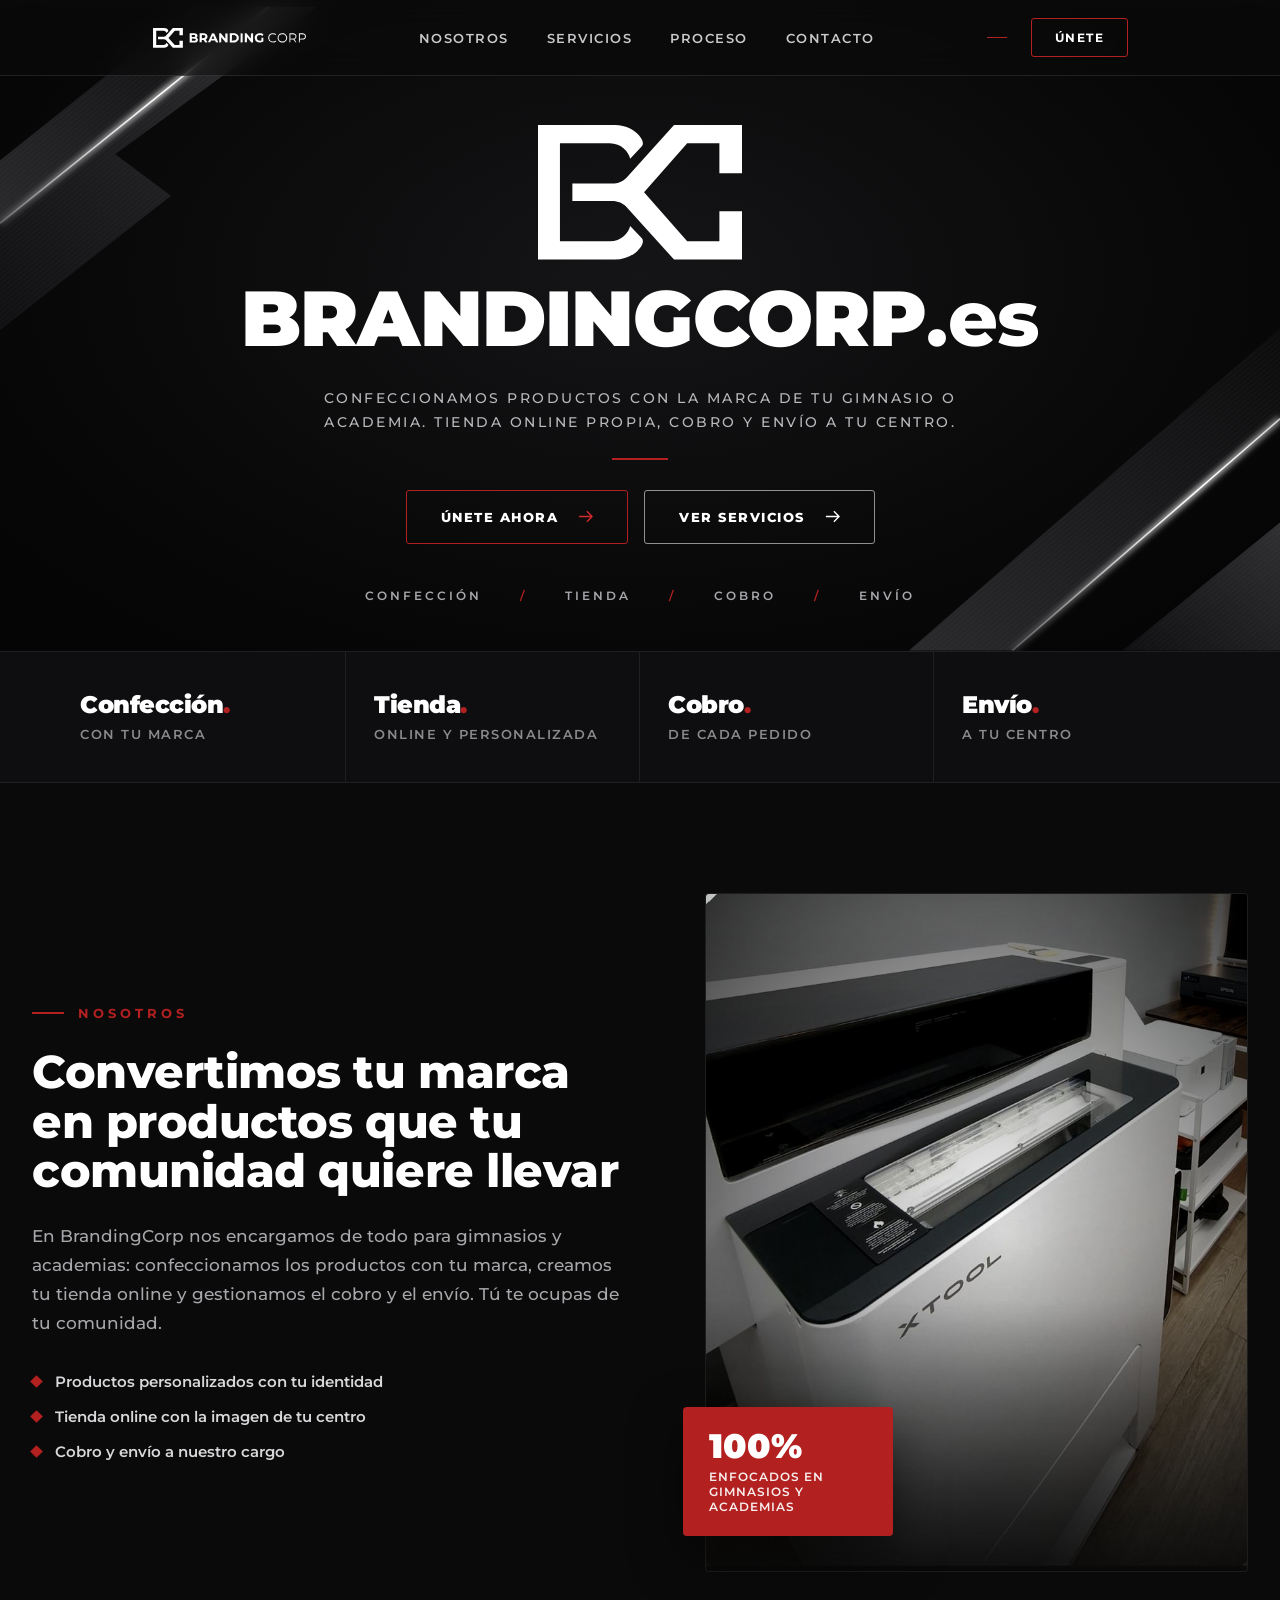
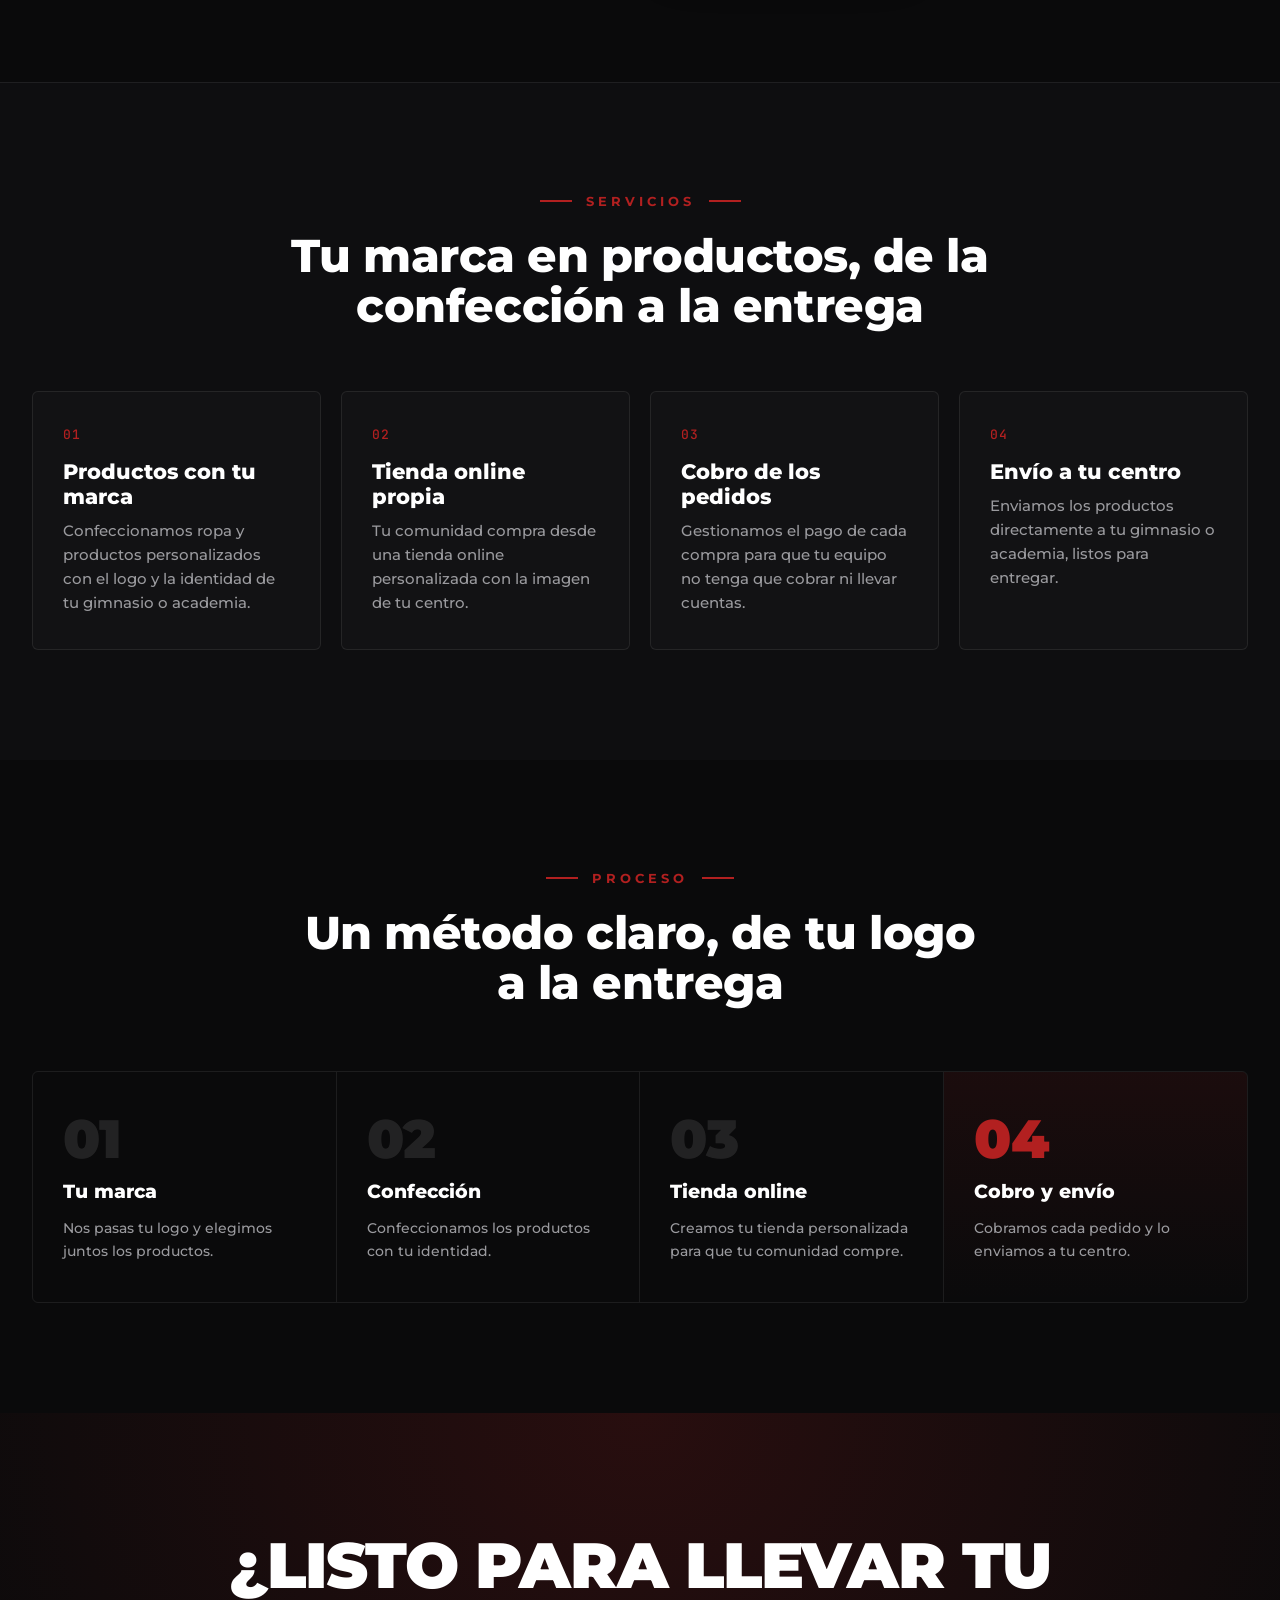
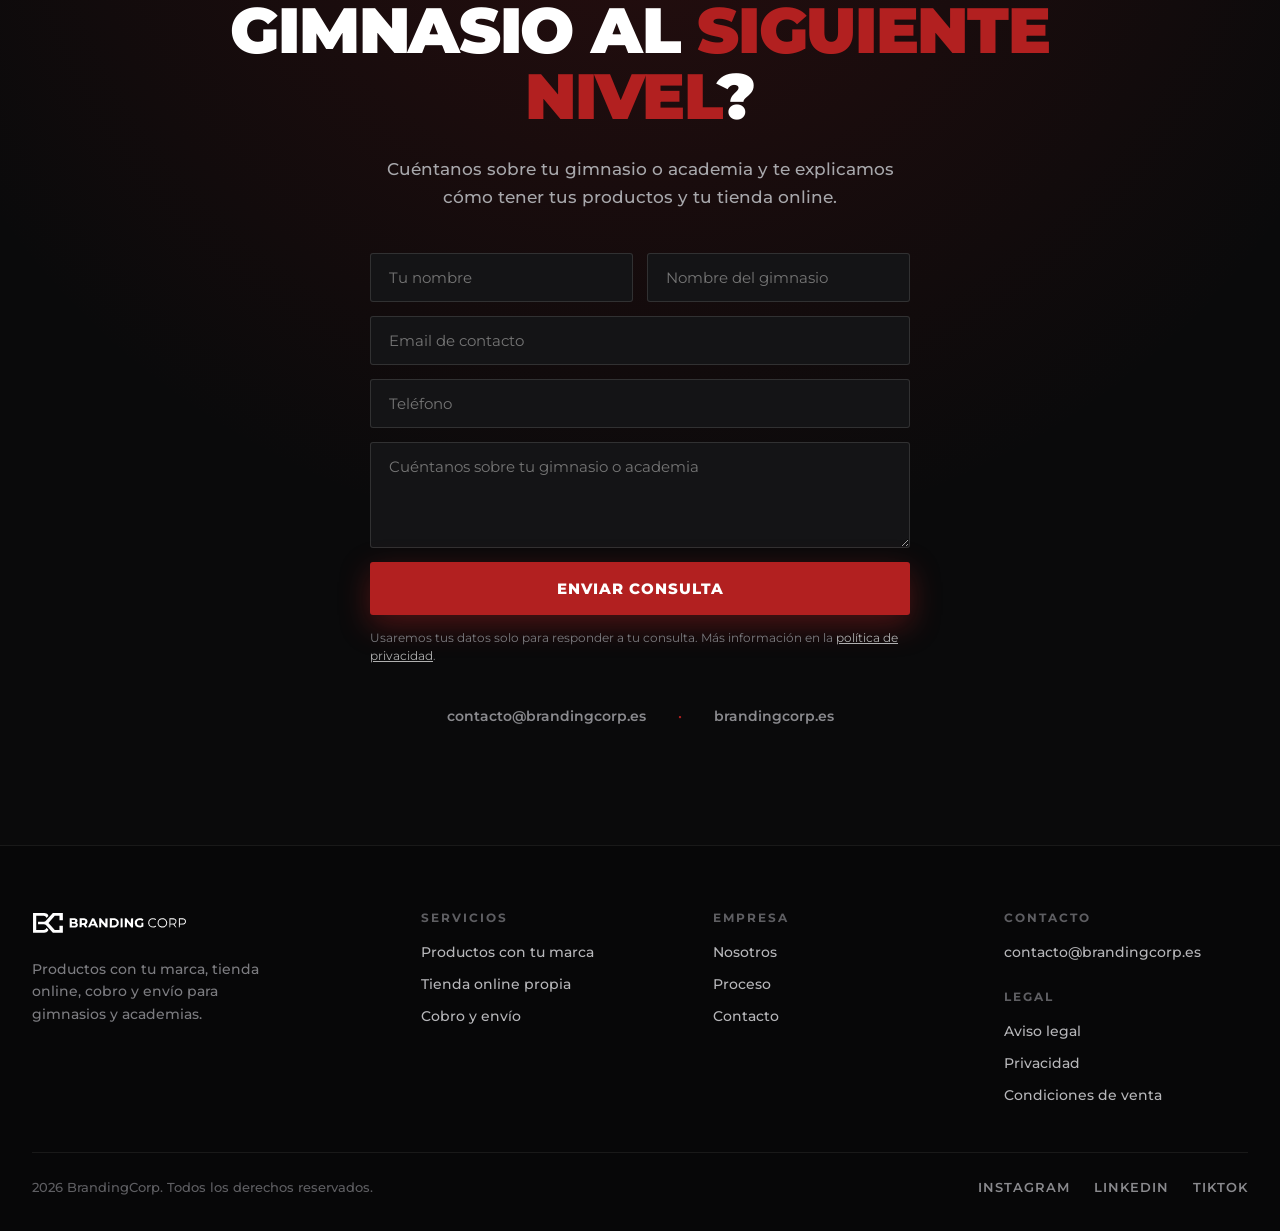
<file: index.html>
<!DOCTYPE html>
<html lang="es">
<head>
<meta charset="utf-8">
<meta name="viewport" content="width=device-width, initial-scale=1">
<title>BrandingCorp — Productos con la marca de tu gimnasio</title>
<link rel="preconnect" href="https://fonts.googleapis.com">
<link rel="preconnect" href="https://fonts.gstatic.com" crossorigin>
<link href="https://fonts.googleapis.com/css2?family=Montserrat:ital,wght@0,400;0,500;0,600;0,700;0,800;0,900;1,600&family=JetBrains+Mono:wght@400;500&display=swap" rel="stylesheet">
<style>
*{box-sizing:border-box;}
html{scroll-behavior:smooth;}
body{margin:0;background:#0A0A0B;font-family:Montserrat,system-ui,sans-serif;color:#EDEDEE;overflow-x:hidden;}
::selection{background:#B22020;color:#fff;}
.ph{background-color:#141416;background-image:repeating-linear-gradient(135deg,rgba(255,255,255,.045) 0 2px,transparent 2px 11px);}
.nav-link{text-decoration:none;color:#C9C9CB;font-size:13px;font-weight:600;letter-spacing:1.5px;transition:color .15s;}
.nav-link:hover{color:#fff;}
.btn-red{text-decoration:none;display:inline-block;background:#B22020;color:#fff;font-size:13px;font-weight:800;letter-spacing:1.5px;padding:12px 26px;border-radius:3px;transition:background .15s,transform .15s;box-shadow:0 6px 20px rgba(178,32,32,0.35);}
.btn-red:hover{background:#C8302F;transform:translateY(-1px);}
.btn-red-lg{text-decoration:none;display:inline-block;background:#B22020;color:#fff;font-size:15px;font-weight:800;letter-spacing:1px;padding:17px 38px;border-radius:3px;transition:background .15s,transform .15s;box-shadow:0 10px 30px rgba(178,32,32,0.4);}
.btn-red-lg:hover{background:#C8302F;transform:translateY(-2px);}
.btn-outline{text-decoration:none;display:inline-block;color:#fff;font-size:15px;font-weight:700;letter-spacing:1px;padding:17px 34px;border-radius:3px;border:1px solid rgba(255,255,255,0.18);transition:border-color .15s,background .15s;}
.btn-outline:hover{border-color:#fff;background:rgba(255,255,255,0.04);}
.card{background:#121214;border:1px solid rgba(255,255,255,0.08);border-radius:6px;padding:34px 30px;transition:border-color .18s,transform .18s;}
.card:hover{border-color:rgba(178,32,32,0.55);transform:translateY(-4px);}
.footer-link{text-decoration:none;color:#B6B6B9;font-size:14px;font-weight:500;}
.footer-link:hover{color:#fff;}
.footer-social{text-decoration:none;color:#8A8A8E;font-size:13px;font-weight:600;letter-spacing:1px;}
.footer-social:hover{color:#fff;}
input,textarea{background:#141416;border:1px solid rgba(255,255,255,0.12);border-radius:3px;padding:14px 18px;color:#fff;font-size:15px;font-family:Montserrat,sans-serif;outline:none;width:100%;}
input:focus,textarea:focus{border-color:rgba(178,32,32,0.6);}
button[type=submit]{border:none;cursor:pointer;width:100%;font-family:Montserrat,sans-serif;background:#B22020;color:#fff;font-size:15px;font-weight:800;letter-spacing:1px;padding:17px 38px;border-radius:3px;transition:background .15s;box-shadow:0 10px 30px rgba(178,32,32,0.4);}
button[type=submit]:hover{background:#C8302F;}
.nav-main{max-width:1040px;margin:0 auto;padding:18px 32px;display:flex;align-items:center;justify-content:space-between;gap:24px;}
.nav-links{display:flex;align-items:center;gap:38px;}
.grid-stats{max-width:1240px;margin:0 auto;padding:0 32px;display:grid;grid-template-columns:repeat(4,1fr);}
.grid-about{max-width:1240px;margin:0 auto;display:grid;grid-template-columns:1.05fr 0.95fr;gap:72px;align-items:center;}
.about-badge{left:-22px;}
.grid-services{display:grid;grid-template-columns:repeat(4,1fr);gap:20px;}
.grid-process{display:grid;grid-template-columns:repeat(4,1fr);border:1px solid rgba(255,255,255,0.08);border-radius:6px;overflow:hidden;}
.grid-form{display:grid;grid-template-columns:1fr 1fr;gap:14px;}
.grid-footer{max-width:1240px;margin:0 auto;display:grid;grid-template-columns:1.4fr 1fr 1fr 1fr;gap:48px;}
.btn-line{text-decoration:none;display:inline-block;color:#fff;font-size:12px;font-weight:700;letter-spacing:1.5px;padding:11px 23px;border-radius:3px;border:1px solid #B22020;transition:background .15s;}
.btn-line:hover{background:#B22020;}
.nav-dash{width:20px;height:1px;background:#B22020;display:block;}
.hero{position:relative;margin-top:-69px;padding:118px 20px 48px;overflow:hidden;background:radial-gradient(60% 70% at 50% 42%,#151517 0%,#0A0A0B 62%,#050506 100%);text-align:center;}
.hero-deco{position:absolute;display:block;height:auto;pointer-events:none;}
.hero-deco-tl{top:0;left:0;width:clamp(200px,25vw,500px);}
.hero-deco-br{bottom:0;right:0;width:clamp(210px,29vw,573px);}
.hero-inner{position:relative;max-width:900px;margin:0 auto;display:flex;flex-direction:column;align-items:center;}
.hero-logo{display:block;width:clamp(160px,16vw,240px);height:auto;}
.hero-title{margin:18px 0 0;color:#fff;font-weight:900;letter-spacing:-0.01em;line-height:1.05;font-size:clamp(28px,8vw,78px);}
.hero-title span{font-weight:800;}
.hero-text{margin:28px 0 0;max-width:720px;color:#B9B9BC;font-size:14px;line-height:1.65;font-weight:500;letter-spacing:2.5px;text-transform:uppercase;}
.hero-rule{width:56px;height:2px;background:#B22020;display:block;margin-top:24px;}
.hero-btn{text-decoration:none;display:inline-flex;align-items:center;gap:20px;color:#fff;font-size:13px;font-weight:800;letter-spacing:1.5px;padding:18px 34px;border-radius:3px;border:1px solid rgba(255,255,255,0.55);transition:background .15s,border-color .15s;}
.hero-btn svg{width:15px;height:15px;display:block;}
.hero-btn:hover{background:rgba(255,255,255,0.06);border-color:#fff;}
.hero-btn-red{border-color:#B22020;}
.hero-btn-red svg{color:#D22B2B;}
.hero-btn-red:hover{background:#B22020;border-color:#B22020;}
.hero-btn-red:hover svg{color:#fff;}
.hero-tags{display:flex;flex-wrap:wrap;justify-content:center;gap:12px 38px;margin-top:44px;color:#A7A7AB;font-size:12px;font-weight:600;letter-spacing:3px;}
.hero-tags i{color:#B22020;font-style:normal;}
@media (max-width:820px){
  .nav-main{flex-wrap:wrap;gap:12px 20px;padding:14px 20px;}
  .nav-links{order:3;width:100%;justify-content:space-between;gap:12px;}
  .nav-link{font-size:11px;letter-spacing:1px;}
  .nav-dash{display:none;}
  .hero{margin-top:-94px;padding-top:130px;}
  .hero-deco{opacity:.55;}
  .hero-text{font-size:12px;letter-spacing:1.5px;}
  .hero-tags{gap:10px 11px;margin-top:44px;font-size:11px;letter-spacing:1px;}
}
@media (max-width:980px){
  .grid-about{grid-template-columns:1fr;gap:48px;}
  .about-badge{left:12px;}
  .grid-services{grid-template-columns:repeat(2,1fr);}
  .grid-process{grid-template-columns:repeat(2,1fr);}
  .grid-process>div:nth-child(2n){border-right:none !important;}
  .grid-process>div:nth-child(-n+2){border-bottom:1px solid rgba(255,255,255,0.08);}
  .grid-footer{grid-template-columns:repeat(2,1fr);gap:36px;}
}
@media (max-width:640px){
  section[style]:not(.stats-bar){padding:72px 20px !important;}
  footer{padding:48px 20px 28px !important;}
  .grid-stats{grid-template-columns:repeat(2,1fr);padding:0 20px;}
  .grid-stats>div{padding:28px 12px !important;}
  .grid-stats>div:nth-child(2n){border-right:none !important;}
  .grid-stats>div:nth-child(-n+2){border-bottom:1px solid rgba(255,255,255,0.07);}
  .grid-services,.grid-process,.grid-form,.grid-footer{grid-template-columns:1fr;}
  .grid-process>div{border-right:none !important;border-bottom:1px solid rgba(255,255,255,0.08);}
  .grid-process>div:last-child{border-bottom:none;}
}
</style>
</head>
<body>

<header style="position:sticky;top:0;z-index:50;background:rgba(10,10,11,0.6);backdrop-filter:blur(14px);border-bottom:1px solid rgba(255,255,255,0.1);">
  <nav class="nav-main">
    <a href="#top" style="display:flex;align-items:center;text-decoration:none;flex:none;">
      <svg style="height:26px;width:auto;display:block;" xmlns="http://www.w3.org/2000/svg" viewBox="0 0 524 88" fill="none" role="img" aria-label="Branding Corp"><path transform="translate(3.5,10.5) scale(.3607)" d="M0 0H105C120 0 134 7 141 18C144 23 144 27 142 29L126 46C124 37 114 25 98 25H30V159H98C114 159 124 147 126 138L142 155C144 157 144 161 141 166C134 177 120 184 105 184H0ZM47 80H101C110 80 116 77 121 72L186 0H280V66H248V25H204L145 92L204 159H248V118H280V184H186L121 112C116 107 110 104 101 104H47Z" fill="#FFFFFF"/><path d="M362.75,27.50 L371.00,28.25 L376.00,31.00 L377.25,33.25 L373.25,37.00 L368.25,34.00 L359.50,35.00 L356.25,38.25 L355.00,41.75 L356.25,48.75 L360.75,52.75 L368.75,53.00 L370.50,51.50 L370.50,43.50 L376.75,43.00 L377.00,55.75 L367.50,59.50 L358.25,58.75 L351.00,53.75 L347.75,45.75 L348.00,39.25 L350.75,33.75 L356.25,29.25 L362.75,27.75Z M408.50,27.75 L416.50,29.00 L420.50,32.75 L418.00,34.00 L412.75,31.00 L406.25,31.00 L403.00,32.25 L399.00,35.75 L397.00,39.50 L397.25,48.25 L400.50,53.00 L406.00,56.00 L413.00,56.00 L418.00,53.00 L419.75,53.25 L420.25,55.50 L413.75,59.00 L404.25,58.75 L396.25,53.25 L393.25,46.00 L394.00,38.00 L396.75,33.25 L402.50,29.00 L408.50,28.00Z M440.00,27.75 L446.25,28.25 L451.75,31.00 L456.75,37.75 L457.75,43.25 L455.75,51.50 L448.50,58.00 L443.50,59.25 L437.00,59.00 L429.25,54.75 L425.00,46.25 L426.00,37.25 L432.25,30.00 L440.00,28.00Z M127.50,28.00 L145.00,28.00 L151.25,30.25 L153.75,33.50 L154.00,38.00 L150.75,43.00 L154.00,45.50 L155.50,49.00 L154.75,54.50 L150.50,58.00 L146.75,59.00 L127.50,59.00 L127.50,28.25Z M161.25,28.00 L177.00,28.00 L181.50,29.25 L185.75,32.50 L187.75,37.00 L187.75,41.50 L186.00,45.75 L182.00,49.00 L182.00,50.25 L188.00,58.25 L180.50,59.00 L174.50,50.50 L168.50,50.50 L168.00,58.75 L161.00,58.75 L161.25,28.25Z M203.25,28.00 L210.75,28.75 L223.75,57.75 L223.50,59.00 L216.25,58.75 L213.50,52.50 L199.75,52.50 L197.00,58.75 L189.50,58.50 L203.25,28.25Z M227.50,28.00 L233.00,28.00 L247.25,45.50 L248.25,45.50 L248.25,28.50 L255.75,28.75 L255.75,58.50 L249.50,59.00 L234.25,41.25 L234.25,58.50 L227.50,59.00 L227.50,28.25Z M263.25,28.00 L279.75,28.00 L284.75,29.25 L290.75,33.50 L294.00,40.50 L293.00,50.00 L286.50,57.00 L280.25,59.00 L263.25,59.00 L263.25,28.25Z M300.00,28.00 L306.75,28.50 L306.75,58.50 L299.75,59.00 L300.00,28.25Z M314.25,28.00 L319.75,28.00 L334.25,45.75 L335.00,28.50 L342.25,28.25 L342.00,59.00 L336.25,59.00 L321.75,41.00 L321.00,58.75 L314.00,58.75 L314.25,28.25Z M465.25,28.00 L479.00,28.00 L483.50,29.25 L487.00,32.00 L489.00,36.25 L487.75,44.25 L482.25,48.50 L488.75,59.00 L485.50,58.75 L478.50,49.00 L468.25,49.25 L468.00,58.75 L465.25,59.00 L465.25,28.25Z M497.25,28.00 L511.00,28.00 L515.50,29.25 L519.00,32.00 L521.00,36.25 L520.75,42.00 L517.25,47.00 L512.75,49.00 L500.50,49.25 L500.00,58.75 L497.25,59.00 L497.25,28.25Z M438.25,31.00 L431.25,35.00 L429.00,38.75 L428.25,44.75 L429.00,48.25 L432.25,53.00 L440.00,56.25 L447.50,55.00 L451.75,51.50 L454.00,46.75 L454.00,40.50 L452.00,36.00 L449.00,33.00 L444.50,31.00 L438.50,31.00Z M468.50,31.00 L468.50,46.25 L481.00,45.75 L484.75,42.75 L485.75,39.00 L485.00,35.00 L482.00,32.00 L468.75,31.00Z M500.50,31.00 L500.50,46.25 L512.75,45.75 L516.75,42.75 L517.75,39.00 L516.75,34.50 L514.00,32.00 L500.75,31.00Z M135.50,33.50 L134.25,34.25 L135.00,40.75 L143.00,40.75 L146.75,38.00 L144.75,34.00 L135.75,33.50Z M168.75,34.00 L168.75,44.75 L177.00,44.25 L180.25,41.00 L180.00,36.75 L178.50,35.00 L169.00,34.00Z M270.75,34.00 L270.25,53.00 L282.00,52.00 L285.00,49.50 L286.75,44.75 L286.00,39.25 L283.50,36.00 L278.75,34.00 L271.00,34.00Z M206.50,36.00 L202.00,46.00 L202.50,47.00 L211.00,46.75 L206.75,36.00Z M135.00,46.00 L135.00,53.50 L145.50,53.25 L148.25,50.50 L148.00,48.00 L145.50,46.25 L135.25,46.00Z" fill="#FFFFFF" fill-rule="evenodd"/></svg>
    </a>
    <div class="nav-links">
      <a href="#nosotros" class="nav-link">NOSOTROS</a>
      <a href="#servicios" class="nav-link">SERVICIOS</a>
      <a href="#proceso" class="nav-link">PROCESO</a>
      <a href="#contacto" class="nav-link">CONTACTO</a>
    </div>
    <div style="display:flex;align-items:center;gap:24px;flex:none;">
      <span class="nav-dash"></span>
      <a href="#contacto" class="btn-line">ÚNETE</a>
    </div>
  </nav>
</header>

<section id="top" class="hero">
  <svg class="hero-deco hero-deco-tl" xmlns="http://www.w3.org/2000/svg" viewBox="0 0 500 510" fill="none" aria-hidden="true">
    <defs>
      <pattern id="heroBrush" width="6" height="6" patternUnits="userSpaceOnUse" patternTransform="rotate(-39)"><rect width="6" height="1" fill="#FFFFFF" fill-opacity=".035"/></pattern>
      <linearGradient id="heroBand" x1="0" y1="1" x2="1" y2="0"><stop offset="0" stop-color="#2A2A2D"/><stop offset="1" stop-color="#0C0C0D"/></linearGradient>
      <linearGradient id="heroShard" x1="0" y1="1" x2="1" y2="0"><stop offset="0" stop-color="#101012"/><stop offset="1" stop-color="#303033"/></linearGradient>
      <linearGradient id="heroLineTL" gradientUnits="userSpaceOnUse" x1="0" y1="338" x2="420" y2="0"><stop offset="0" stop-color="#FFFFFF" stop-opacity=".25"/><stop offset=".6" stop-color="#FFFFFF"/><stop offset="1" stop-color="#FFFFFF" stop-opacity=".35"/></linearGradient>
      <linearGradient id="heroLineBR" gradientUnits="userSpaceOnUse" x1="1570" y1="793" x2="1983" y2="435"><stop offset="0" stop-color="#FFFFFF" stop-opacity=".2"/><stop offset=".7" stop-color="#FFFFFF"/><stop offset="1" stop-color="#FFFFFF" stop-opacity=".7"/></linearGradient>
      <filter id="heroGlow" x="-20%" y="-20%" width="140%" height="140%"><feGaussianBlur stdDeviation="5"/></filter>
    </defs>
    <path d="M0 240 300 0H420L0 338Z" fill="url(#heroBand)"/>
    <path d="M0 240 300 0H420L0 338Z" fill="url(#heroBrush)"/>
    <path d="M0 338 420 0H495L180 230 267 295 0 505Z" fill="url(#heroShard)"/>
    <path d="M0 338 420 0H495L180 230 267 295 0 505Z" fill="url(#heroBrush)"/>
    <path d="M0 338 420 0" stroke="url(#heroLineTL)" stroke-width="7" filter="url(#heroGlow)"/>
    <path d="M0 338 420 0" stroke="url(#heroLineTL)" stroke-width="2.5"/>
  </svg>
  <svg class="hero-deco hero-deco-br" xmlns="http://www.w3.org/2000/svg" viewBox="1410 295 573 498" fill="none" aria-hidden="true">
    <path d="M1410 793 1983 295V435L1570 793Z" fill="url(#heroBand)"/>
    <path d="M1410 793 1983 295V435L1570 793Z" fill="url(#heroBrush)"/>
    <path d="M1740 793 1983 595V793Z" fill="url(#heroShard)"/>
    <path d="M1740 793 1983 595V793Z" fill="url(#heroBrush)"/>
    <path d="M1570 793 1983 435" stroke="url(#heroLineBR)" stroke-width="7" filter="url(#heroGlow)"/>
    <path d="M1570 793 1983 435" stroke="url(#heroLineBR)" stroke-width="2.5"/>
  </svg>
  <div class="hero-inner">
    <svg class="hero-logo" xmlns="http://www.w3.org/2000/svg" viewBox="0 0 280 184" role="img" aria-label="Branding Corp"><path d="M0 0H105C120 0 134 7 141 18C144 23 144 27 142 29L126 46C124 37 114 25 98 25H30V159H98C114 159 124 147 126 138L142 155C144 157 144 161 141 166C134 177 120 184 105 184H0ZM47 80H101C110 80 116 77 121 72L186 0H280V66H248V25H204L145 92L204 159H248V118H280V184H186L121 112C116 107 110 104 101 104H47Z" fill="#FFFFFF"/></svg>
    <h1 class="hero-title">BRANDINGCORP<span>.es</span></h1>
    <p class="hero-text">Confeccionamos productos con la marca de tu gimnasio o academia. Tienda online propia, cobro y envío a tu centro.</p>
    <span class="hero-rule"></span>
    <div style="display:flex;flex-wrap:wrap;justify-content:center;gap:16px;margin-top:30px;">
      <a href="#contacto" class="hero-btn hero-btn-red">ÚNETE AHORA <svg viewBox="0 0 16 16" fill="none" stroke="currentColor" stroke-width="1.5" aria-hidden="true"><path d="M1 8H15M9.5 2.5 15 8 9.5 13.5"/></svg></a>
      <a href="#servicios" class="hero-btn">VER SERVICIOS <svg viewBox="0 0 16 16" fill="none" stroke="currentColor" stroke-width="1.5" aria-hidden="true"><path d="M1 8H15M9.5 2.5 15 8 9.5 13.5"/></svg></a>
    </div>
    <div class="hero-tags">
      <span>CONFECCIÓN</span><i>/</i><span>TIENDA</span><i>/</i><span>COBRO</span><i>/</i><span>ENVÍO</span>
    </div>
  </div>
</section>

<section class="stats-bar" style="border-top:1px solid rgba(255,255,255,0.07);border-bottom:1px solid rgba(255,255,255,0.07);background:#0E0E10;">
  <div class="grid-stats">
    <div style="padding:40px 28px;border-right:1px solid rgba(255,255,255,0.07);display:flex;flex-direction:column;gap:8px;"><span style="font-size:24px;font-weight:900;color:#fff;letter-spacing:-0.5px;line-height:1.1;">Confección<span style="color:#B22020;">.</span></span><span style="font-size:13px;font-weight:600;letter-spacing:1.5px;color:#8A8A8E;">CON TU MARCA</span></div>
    <div style="padding:40px 28px;border-right:1px solid rgba(255,255,255,0.07);display:flex;flex-direction:column;gap:8px;"><span style="font-size:24px;font-weight:900;color:#fff;letter-spacing:-0.5px;line-height:1.1;">Tienda<span style="color:#B22020;">.</span></span><span style="font-size:13px;font-weight:600;letter-spacing:1.5px;color:#8A8A8E;">ONLINE Y PERSONALIZADA</span></div>
    <div style="padding:40px 28px;border-right:1px solid rgba(255,255,255,0.07);display:flex;flex-direction:column;gap:8px;"><span style="font-size:24px;font-weight:900;color:#fff;letter-spacing:-0.5px;line-height:1.1;">Cobro<span style="color:#B22020;">.</span></span><span style="font-size:13px;font-weight:600;letter-spacing:1.5px;color:#8A8A8E;">DE CADA PEDIDO</span></div>
    <div style="padding:40px 28px;display:flex;flex-direction:column;gap:8px;"><span style="font-size:24px;font-weight:900;color:#fff;letter-spacing:-0.5px;line-height:1.1;">Envío<span style="color:#B22020;">.</span></span><span style="font-size:13px;font-weight:600;letter-spacing:1.5px;color:#8A8A8E;">A TU CENTRO</span></div>
  </div>
</section>

<section id="nosotros" style="padding:110px 32px;background:#0A0A0B;">
  <div class="grid-about">
    <div>
      <div style="display:flex;align-items:center;gap:14px;margin-bottom:26px;"><span style="width:32px;height:2px;background:#B22020;display:block;"></span><span style="color:#B22020;font-size:13px;font-weight:700;letter-spacing:4px;">NOSOTROS</span></div>
      <h2 style="margin:0;font-size:clamp(30px,3.6vw,48px);font-weight:800;line-height:1.08;letter-spacing:-0.01em;color:#fff;">Convertimos tu marca en productos que tu comunidad quiere llevar</h2>
      <p style="margin:26px 0 0;font-size:17px;line-height:1.7;color:#A7A7AB;font-weight:500;">En BrandingCorp nos encargamos de todo para gimnasios y academias: confeccionamos los productos con tu marca, creamos tu tienda online y gestionamos el cobro y el envío. Tú te ocupas de tu comunidad.</p>
      <div style="display:flex;flex-direction:column;gap:16px;margin-top:34px;">
        <div style="display:flex;align-items:center;gap:14px;"><span style="flex:none;width:9px;height:9px;background:#B22020;transform:rotate(45deg);display:block;"></span><span style="font-size:15px;font-weight:600;color:#D8D8DA;">Productos personalizados con tu identidad</span></div>
        <div style="display:flex;align-items:center;gap:14px;"><span style="flex:none;width:9px;height:9px;background:#B22020;transform:rotate(45deg);display:block;"></span><span style="font-size:15px;font-weight:600;color:#D8D8DA;">Tienda online con la imagen de tu centro</span></div>
        <div style="display:flex;align-items:center;gap:14px;"><span style="flex:none;width:9px;height:9px;background:#B22020;transform:rotate(45deg);display:block;"></span><span style="font-size:15px;font-weight:600;color:#D8D8DA;">Cobro y envío a nuestro cargo</span></div>
      </div>
    </div>
    <div style="position:relative;">
      <img src="img/nosotros-taller.jpg" alt="Taller de BrandingCorp: máquina de grabado láser xTool" width="800" height="1000" loading="lazy" style="display:block;width:100%;height:auto;aspect-ratio:4/5;object-fit:cover;border-radius:4px;border:1px solid rgba(255,255,255,0.08);background:#0A0A0A;">
      <div class="about-badge" style="position:absolute;bottom:36px;background:#B22020;color:#fff;padding:22px 26px;border-radius:4px;max-width:210px;box-shadow:0 18px 50px rgba(0,0,0,0.5);"><div style="font-size:34px;font-weight:900;line-height:1;">100%</div><div style="font-size:12px;font-weight:600;letter-spacing:1px;margin-top:6px;opacity:0.92;">ENFOCADOS EN GIMNASIOS Y ACADEMIAS</div></div>
    </div>
  </div>
</section>

<section id="servicios" style="padding:110px 32px;background:#0E0E10;border-top:1px solid rgba(255,255,255,0.07);">
  <div style="max-width:1240px;margin:0 auto;">
    <div style="display:flex;flex-direction:column;align-items:center;text-align:center;margin-bottom:60px;">
      <div style="display:flex;align-items:center;gap:14px;margin-bottom:22px;"><span style="width:32px;height:2px;background:#B22020;display:block;"></span><span style="color:#B22020;font-size:13px;font-weight:700;letter-spacing:4px;">SERVICIOS</span><span style="width:32px;height:2px;background:#B22020;display:block;"></span></div>
      <h2 style="margin:0;font-size:clamp(30px,3.6vw,48px);font-weight:800;line-height:1.08;letter-spacing:-0.01em;color:#fff;max-width:760px;">Tu marca en productos, de la confección a la entrega</h2>
    </div>
    <div class="grid-services">
      <div class="card"><div style="font-family:'JetBrains Mono',monospace;font-size:13px;color:#B22020;font-weight:500;letter-spacing:1px;">01</div><h3 style="margin:16px 0 10px;font-size:21px;font-weight:800;color:#fff;">Productos con tu marca</h3><p style="margin:0;font-size:15px;line-height:1.6;color:#9A9A9E;font-weight:500;">Confeccionamos ropa y productos personalizados con el logo y la identidad de tu gimnasio o academia.</p></div>
      <div class="card"><div style="font-family:'JetBrains Mono',monospace;font-size:13px;color:#B22020;font-weight:500;letter-spacing:1px;">02</div><h3 style="margin:16px 0 10px;font-size:21px;font-weight:800;color:#fff;">Tienda online propia</h3><p style="margin:0;font-size:15px;line-height:1.6;color:#9A9A9E;font-weight:500;">Tu comunidad compra desde una tienda online personalizada con la imagen de tu centro.</p></div>
      <div class="card"><div style="font-family:'JetBrains Mono',monospace;font-size:13px;color:#B22020;font-weight:500;letter-spacing:1px;">03</div><h3 style="margin:16px 0 10px;font-size:21px;font-weight:800;color:#fff;">Cobro de los pedidos</h3><p style="margin:0;font-size:15px;line-height:1.6;color:#9A9A9E;font-weight:500;">Gestionamos el pago de cada compra para que tu equipo no tenga que cobrar ni llevar cuentas.</p></div>
      <div class="card"><div style="font-family:'JetBrains Mono',monospace;font-size:13px;color:#B22020;font-weight:500;letter-spacing:1px;">04</div><h3 style="margin:16px 0 10px;font-size:21px;font-weight:800;color:#fff;">Envío a tu centro</h3><p style="margin:0;font-size:15px;line-height:1.6;color:#9A9A9E;font-weight:500;">Enviamos los productos directamente a tu gimnasio o academia, listos para entregar.</p></div>
    </div>
  </div>
</section>

<section id="proceso" style="padding:110px 32px;background:#0A0A0B;">
  <div style="max-width:1240px;margin:0 auto;">
    <div style="display:flex;flex-direction:column;align-items:center;text-align:center;margin-bottom:64px;">
      <div style="display:flex;align-items:center;gap:14px;margin-bottom:22px;"><span style="width:32px;height:2px;background:#B22020;display:block;"></span><span style="color:#B22020;font-size:13px;font-weight:700;letter-spacing:4px;">PROCESO</span><span style="width:32px;height:2px;background:#B22020;display:block;"></span></div>
      <h2 style="margin:0;font-size:clamp(30px,3.6vw,48px);font-weight:800;line-height:1.08;letter-spacing:-0.01em;color:#fff;max-width:680px;">Un método claro, de tu logo a la entrega</h2>
    </div>
    <div class="grid-process">
      <div style="padding:40px 30px;border-right:1px solid rgba(255,255,255,0.08);display:flex;flex-direction:column;gap:14px;"><span style="font-size:54px;font-weight:900;color:rgba(255,255,255,0.10);line-height:1;">01</span><h3 style="margin:0;font-size:19px;font-weight:800;color:#fff;">Tu marca</h3><p style="margin:0;font-size:14px;line-height:1.6;color:#9A9A9E;font-weight:500;">Nos pasas tu logo y elegimos juntos los productos.</p></div>
      <div style="padding:40px 30px;border-right:1px solid rgba(255,255,255,0.08);display:flex;flex-direction:column;gap:14px;"><span style="font-size:54px;font-weight:900;color:rgba(255,255,255,0.10);line-height:1;">02</span><h3 style="margin:0;font-size:19px;font-weight:800;color:#fff;">Confección</h3><p style="margin:0;font-size:14px;line-height:1.6;color:#9A9A9E;font-weight:500;">Confeccionamos los productos con tu identidad.</p></div>
      <div style="padding:40px 30px;border-right:1px solid rgba(255,255,255,0.08);display:flex;flex-direction:column;gap:14px;"><span style="font-size:54px;font-weight:900;color:rgba(255,255,255,0.10);line-height:1;">03</span><h3 style="margin:0;font-size:19px;font-weight:800;color:#fff;">Tienda online</h3><p style="margin:0;font-size:14px;line-height:1.6;color:#9A9A9E;font-weight:500;">Creamos tu tienda personalizada para que tu comunidad compre.</p></div>
      <div style="padding:40px 30px;display:flex;flex-direction:column;gap:14px;background:linear-gradient(180deg,rgba(178,32,32,0.10),transparent);"><span style="font-size:54px;font-weight:900;color:#B22020;line-height:1;">04</span><h3 style="margin:0;font-size:19px;font-weight:800;color:#fff;">Cobro y envío</h3><p style="margin:0;font-size:14px;line-height:1.6;color:#9A9A9E;font-weight:500;">Cobramos cada pedido y lo enviamos a tu centro.</p></div>
    </div>
  </div>
</section>

<section id="contacto" style="position:relative;padding:120px 32px;background:radial-gradient(110% 130% at 50% 0%,rgba(178,32,32,0.18) 0%,rgba(178,32,32,0) 55%),#0A0A0B;overflow:hidden;">
  <div style="position:relative;max-width:880px;margin:0 auto;text-align:center;">
    <h2 style="margin:0;font-size:clamp(34px,5vw,64px);font-weight:900;line-height:1.02;letter-spacing:-0.02em;text-transform:uppercase;color:#fff;">¿Listo para llevar tu gimnasio al <span style="color:#B22020;">siguiente nivel</span>?</h2>
    <p style="margin:26px auto 0;max-width:560px;font-size:17px;line-height:1.65;color:#A7A7AB;font-weight:500;">Cuéntanos sobre tu gimnasio o academia y te explicamos cómo tener tus productos y tu tienda online.</p>
    <form action="https://formspree.io/f/xwvjjvpl" method="POST" style="max-width:540px;margin:42px auto 0;display:flex;flex-direction:column;gap:14px;text-align:left;">
      <div class="grid-form">
        <input type="text" name="nombre" placeholder="Tu nombre" required>
        <input type="text" name="gimnasio" placeholder="Nombre del gimnasio" required>
      </div>
      <input type="email" name="email" placeholder="Email de contacto" required>
      <input type="tel" name="telefono" placeholder="Teléfono">
      <textarea name="mensaje" placeholder="Cuéntanos sobre tu gimnasio o academia" rows="4" style="resize:vertical;"></textarea>
      <button type="submit">ENVIAR CONSULTA</button>
      <p style="margin:0;font-size:12px;line-height:1.5;color:#7C7C80;">Usaremos tus datos solo para responder a tu consulta. Más información en la <a href="/legal/privacidad.html" style="color:#B0B0B0;">política de privacidad</a>.</p>
    </form>
    <div style="display:flex;flex-wrap:wrap;align-items:center;justify-content:center;gap:32px;margin-top:42px;color:#8A8A8E;font-size:14px;font-weight:600;">
      <span>contacto@brandingcorp.es</span><span style="color:#B22020;">·</span><span>brandingcorp.es</span>
    </div>
  </div>
</section>

<footer style="background:#070708;border-top:1px solid rgba(255,255,255,0.07);padding:64px 32px 36px;">
  <div class="grid-footer">
    <div>
      <svg style="height:26px;width:auto;display:block;" xmlns="http://www.w3.org/2000/svg" viewBox="0 0 524 88" fill="none" aria-label="Branding Corp"><path transform="translate(3.5,10.5) scale(.3607)" d="M0 0H105C120 0 134 7 141 18C144 23 144 27 142 29L126 46C124 37 114 25 98 25H30V159H98C114 159 124 147 126 138L142 155C144 157 144 161 141 166C134 177 120 184 105 184H0ZM47 80H101C110 80 116 77 121 72L186 0H280V66H248V25H204L145 92L204 159H248V118H280V184H186L121 112C116 107 110 104 101 104H47Z" fill="#FFFFFF"/><path d="M362.75,27.50 L371.00,28.25 L376.00,31.00 L377.25,33.25 L373.25,37.00 L368.25,34.00 L359.50,35.00 L356.25,38.25 L355.00,41.75 L356.25,48.75 L360.75,52.75 L368.75,53.00 L370.50,51.50 L370.50,43.50 L376.75,43.00 L377.00,55.75 L367.50,59.50 L358.25,58.75 L351.00,53.75 L347.75,45.75 L348.00,39.25 L350.75,33.75 L356.25,29.25 L362.75,27.75Z M408.50,27.75 L416.50,29.00 L420.50,32.75 L418.00,34.00 L412.75,31.00 L406.25,31.00 L403.00,32.25 L399.00,35.75 L397.00,39.50 L397.25,48.25 L400.50,53.00 L406.00,56.00 L413.00,56.00 L418.00,53.00 L419.75,53.25 L420.25,55.50 L413.75,59.00 L404.25,58.75 L396.25,53.25 L393.25,46.00 L394.00,38.00 L396.75,33.25 L402.50,29.00 L408.50,28.00Z M440.00,27.75 L446.25,28.25 L451.75,31.00 L456.75,37.75 L457.75,43.25 L455.75,51.50 L448.50,58.00 L443.50,59.25 L437.00,59.00 L429.25,54.75 L425.00,46.25 L426.00,37.25 L432.25,30.00 L440.00,28.00Z M127.50,28.00 L145.00,28.00 L151.25,30.25 L153.75,33.50 L154.00,38.00 L150.75,43.00 L154.00,45.50 L155.50,49.00 L154.75,54.50 L150.50,58.00 L146.75,59.00 L127.50,59.00 L127.50,28.25Z M161.25,28.00 L177.00,28.00 L181.50,29.25 L185.75,32.50 L187.75,37.00 L187.75,41.50 L186.00,45.75 L182.00,49.00 L182.00,50.25 L188.00,58.25 L180.50,59.00 L174.50,50.50 L168.50,50.50 L168.00,58.75 L161.00,58.75 L161.25,28.25Z M203.25,28.00 L210.75,28.75 L223.75,57.75 L223.50,59.00 L216.25,58.75 L213.50,52.50 L199.75,52.50 L197.00,58.75 L189.50,58.50 L203.25,28.25Z M227.50,28.00 L233.00,28.00 L247.25,45.50 L248.25,45.50 L248.25,28.50 L255.75,28.75 L255.75,58.50 L249.50,59.00 L234.25,41.25 L234.25,58.50 L227.50,59.00 L227.50,28.25Z M263.25,28.00 L279.75,28.00 L284.75,29.25 L290.75,33.50 L294.00,40.50 L293.00,50.00 L286.50,57.00 L280.25,59.00 L263.25,59.00 L263.25,28.25Z M300.00,28.00 L306.75,28.50 L306.75,58.50 L299.75,59.00 L300.00,28.25Z M314.25,28.00 L319.75,28.00 L334.25,45.75 L335.00,28.50 L342.25,28.25 L342.00,59.00 L336.25,59.00 L321.75,41.00 L321.00,58.75 L314.00,58.75 L314.25,28.25Z M465.25,28.00 L479.00,28.00 L483.50,29.25 L487.00,32.00 L489.00,36.25 L487.75,44.25 L482.25,48.50 L488.75,59.00 L485.50,58.75 L478.50,49.00 L468.25,49.25 L468.00,58.75 L465.25,59.00 L465.25,28.25Z M497.25,28.00 L511.00,28.00 L515.50,29.25 L519.00,32.00 L521.00,36.25 L520.75,42.00 L517.25,47.00 L512.75,49.00 L500.50,49.25 L500.00,58.75 L497.25,59.00 L497.25,28.25Z M438.25,31.00 L431.25,35.00 L429.00,38.75 L428.25,44.75 L429.00,48.25 L432.25,53.00 L440.00,56.25 L447.50,55.00 L451.75,51.50 L454.00,46.75 L454.00,40.50 L452.00,36.00 L449.00,33.00 L444.50,31.00 L438.50,31.00Z M468.50,31.00 L468.50,46.25 L481.00,45.75 L484.75,42.75 L485.75,39.00 L485.00,35.00 L482.00,32.00 L468.75,31.00Z M500.50,31.00 L500.50,46.25 L512.75,45.75 L516.75,42.75 L517.75,39.00 L516.75,34.50 L514.00,32.00 L500.75,31.00Z M135.50,33.50 L134.25,34.25 L135.00,40.75 L143.00,40.75 L146.75,38.00 L144.75,34.00 L135.75,33.50Z M168.75,34.00 L168.75,44.75 L177.00,44.25 L180.25,41.00 L180.00,36.75 L178.50,35.00 L169.00,34.00Z M270.75,34.00 L270.25,53.00 L282.00,52.00 L285.00,49.50 L286.75,44.75 L286.00,39.25 L283.50,36.00 L278.75,34.00 L271.00,34.00Z M206.50,36.00 L202.00,46.00 L202.50,47.00 L211.00,46.75 L206.75,36.00Z M135.00,46.00 L135.00,53.50 L145.50,53.25 L148.25,50.50 L148.00,48.00 L145.50,46.25 L135.25,46.00Z" fill="#FFFFFF" fill-rule="evenodd"/></svg>
      <p style="margin:22px 0 0;max-width:260px;font-size:14px;line-height:1.6;color:#7C7C80;font-weight:500;">Productos con tu marca, tienda online, cobro y envío para gimnasios y academias.</p>
    </div>
    <div style="display:flex;flex-direction:column;gap:14px;">
      <div style="font-size:12px;font-weight:700;letter-spacing:2px;color:#5E5E62;margin-bottom:4px;">SERVICIOS</div>
      <a href="#servicios" class="footer-link">Productos con tu marca</a>
      <a href="#servicios" class="footer-link">Tienda online propia</a>
      <a href="#servicios" class="footer-link">Cobro y envío</a>
    </div>
    <div style="display:flex;flex-direction:column;gap:14px;">
      <div style="font-size:12px;font-weight:700;letter-spacing:2px;color:#5E5E62;margin-bottom:4px;">EMPRESA</div>
      <a href="#nosotros" class="footer-link">Nosotros</a>
      <a href="#proceso" class="footer-link">Proceso</a>
      <a href="#contacto" class="footer-link">Contacto</a>
    </div>
    <div style="display:flex;flex-direction:column;gap:14px;">
      <div style="font-size:12px;font-weight:700;letter-spacing:2px;color:#5E5E62;margin-bottom:4px;">CONTACTO</div>
      <a href="mailto:contacto@brandingcorp.es" class="footer-link">contacto@brandingcorp.es</a>
      <div style="font-size:12px;font-weight:700;letter-spacing:2px;color:#5E5E62;margin:14px 0 4px;">LEGAL</div>
      <a href="/legal/aviso-legal.html" class="footer-link">Aviso legal</a>
      <a href="/legal/privacidad.html" class="footer-link">Privacidad</a>
      <a href="/legal/condiciones-venta.html" class="footer-link">Condiciones de venta</a>
    </div>
  </div>
  <div style="max-width:1240px;margin:48px auto 0;padding-top:26px;border-top:1px solid rgba(255,255,255,0.07);display:flex;flex-wrap:wrap;gap:16px;justify-content:space-between;align-items:center;">
    <span style="font-size:13px;color:#5E5E62;font-weight:500;">2026 BrandingCorp. Todos los derechos reservados.</span>
    <div style="display:flex;gap:24px;">
      <a href="https://www.instagram.com/brandingcorp.es/" target="_blank" rel="noopener" class="footer-social">INSTAGRAM</a>
      <a href="#" class="footer-social">LINKEDIN</a>
      <a href="#" class="footer-social">TIKTOK</a>
    </div>
  </div>
</footer>

</body>
</html>
</file>
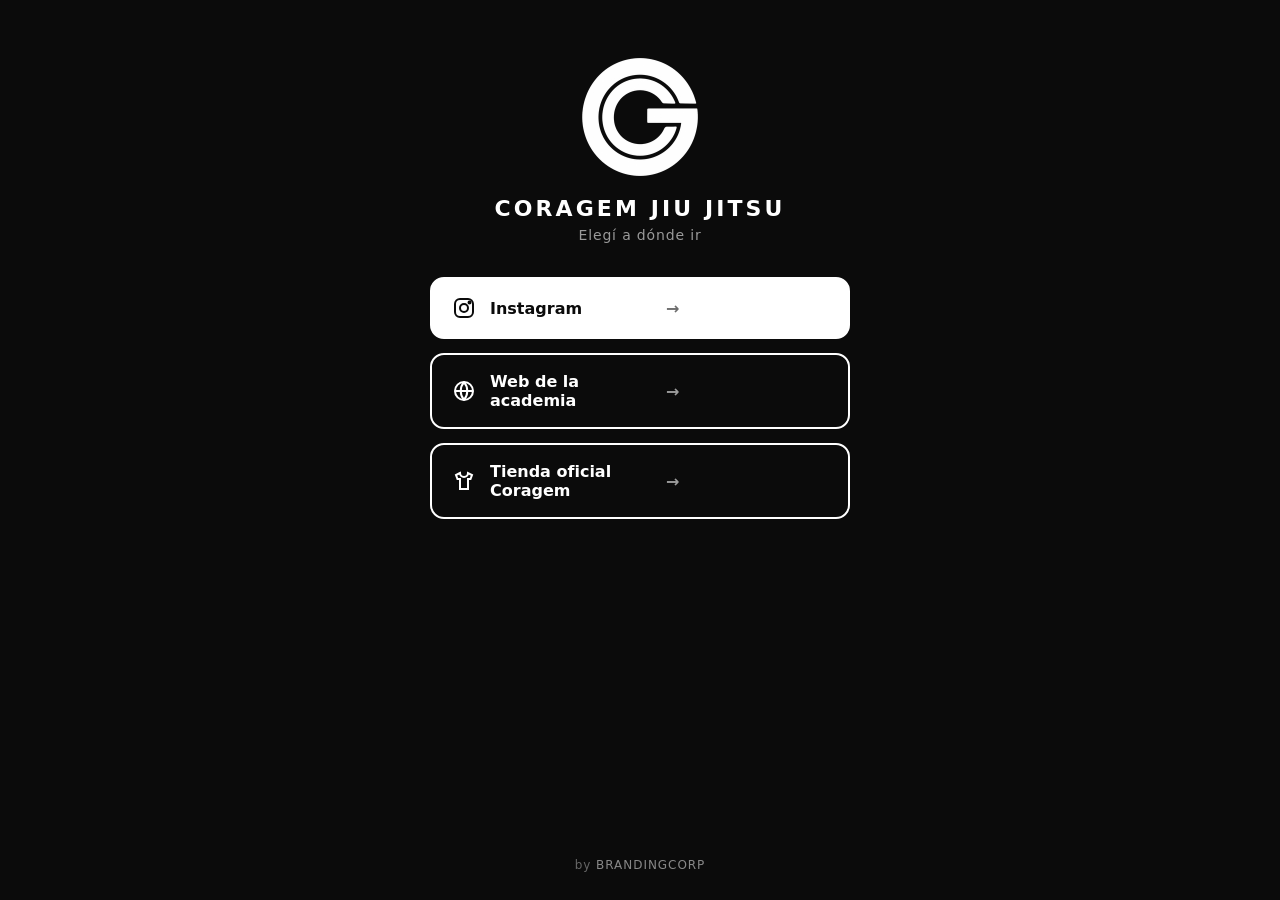
<file: nfc/coragem/index.html>
<!DOCTYPE html>
<html lang="es">
<head>
<meta charset="UTF-8">
<meta name="robots" content="noindex">
<meta name="viewport" content="width=device-width, initial-scale=1">
<title>Coragem Jiu Jitsu</title>
<style>
  /* ===== CAMBIÁ SOLO ESTOS 3 LINKS (más abajo, en los href) ===== */
  *{box-sizing:border-box;margin:0;padding:0}
  body{min-height:100vh;background:#0b0b0b;color:#fff;font-family:system-ui,-apple-system,"Segoe UI",Roboto,sans-serif;
       display:flex;flex-direction:column;align-items:center;padding:56px 22px 28px}
  .logo{width:120px;height:auto;margin-bottom:18px}
  h1{font-size:22px;letter-spacing:.14em;text-transform:uppercase;font-weight:800}
  .sub{color:#9a9a9a;font-size:14px;margin:6px 0 34px;letter-spacing:.06em}
  .links{width:100%;max-width:420px;display:flex;flex-direction:column;gap:14px}
  a.btn{display:flex;align-items:center;gap:14px;padding:17px 20px;border:2px solid #fff;border-radius:14px;
        color:#fff;text-decoration:none;font-weight:700;font-size:16px;transition:background .15s,color .15s}
  a.btn:active,a.btn:hover{background:#fff;color:#0b0b0b}
  a.btn.main{background:#fff;color:#0b0b0b}
  a.btn.main:active,a.btn.main:hover{background:#0b0b0b;color:#fff}
  .btn svg{width:24px;height:24px;flex:none}
  .btn span{flex:1}
  .arrow{opacity:.6}
  footer{margin-top:auto;padding-top:48px;color:#666;font-size:12px;letter-spacing:.08em}
  footer a{color:#888;text-decoration:none}
</style>
</head>
<body>
  <img class="logo" alt="Coragem Jiu Jitsu" src="[data-uri]">
  <h1>Coragem Jiu Jitsu</h1>
  <p class="sub">Elegí a dónde ir</p>

  <nav class="links">
    <!-- 1. INSTAGRAM -->
    <a class="btn main" href="https://www.instagram.com/coragemjiujitsu/">
      <svg viewBox="0 0 24 24" fill="none" stroke="currentColor" stroke-width="2"><rect x="3" y="3" width="18" height="18" rx="5"/><circle cx="12" cy="12" r="4"/><circle cx="17.5" cy="6.5" r="1" fill="currentColor"/></svg>
      <span>Instagram</span><span class="arrow">→</span>
    </a>
    <!-- 2. WEB DE CORAGEM -->
    <a class="btn" href="https://www.coragemjiujitsu.com/">
      <svg viewBox="0 0 24 24" fill="none" stroke="currentColor" stroke-width="2"><circle cx="12" cy="12" r="9"/><path d="M3 12h18M12 3a14 14 0 0 1 0 18M12 3a14 14 0 0 0 0 18"/></svg>
      <span>Web de la academia</span><span class="arrow">→</span>
    </a>
    <!-- 3. TIENDA BRANDINGCORP DE CORAGEM -->
    <a class="btn" href="https://brandingcorp.es/g/coragem/">
      <svg viewBox="0 0 24 24" fill="none" stroke="currentColor" stroke-width="2"><path d="M8 4 4 6l1.5 4H8v10h8V10h2.5L20 6l-4-2a4 4 0 0 1-8 0Z"/></svg>
      <span>Tienda oficial Coragem</span><span class="arrow">→</span>
    </a>
  </nav>

  <footer>by <a href="https://brandingcorp.es">BRANDINGCORP</a></footer>
</body>
</html>
</file>
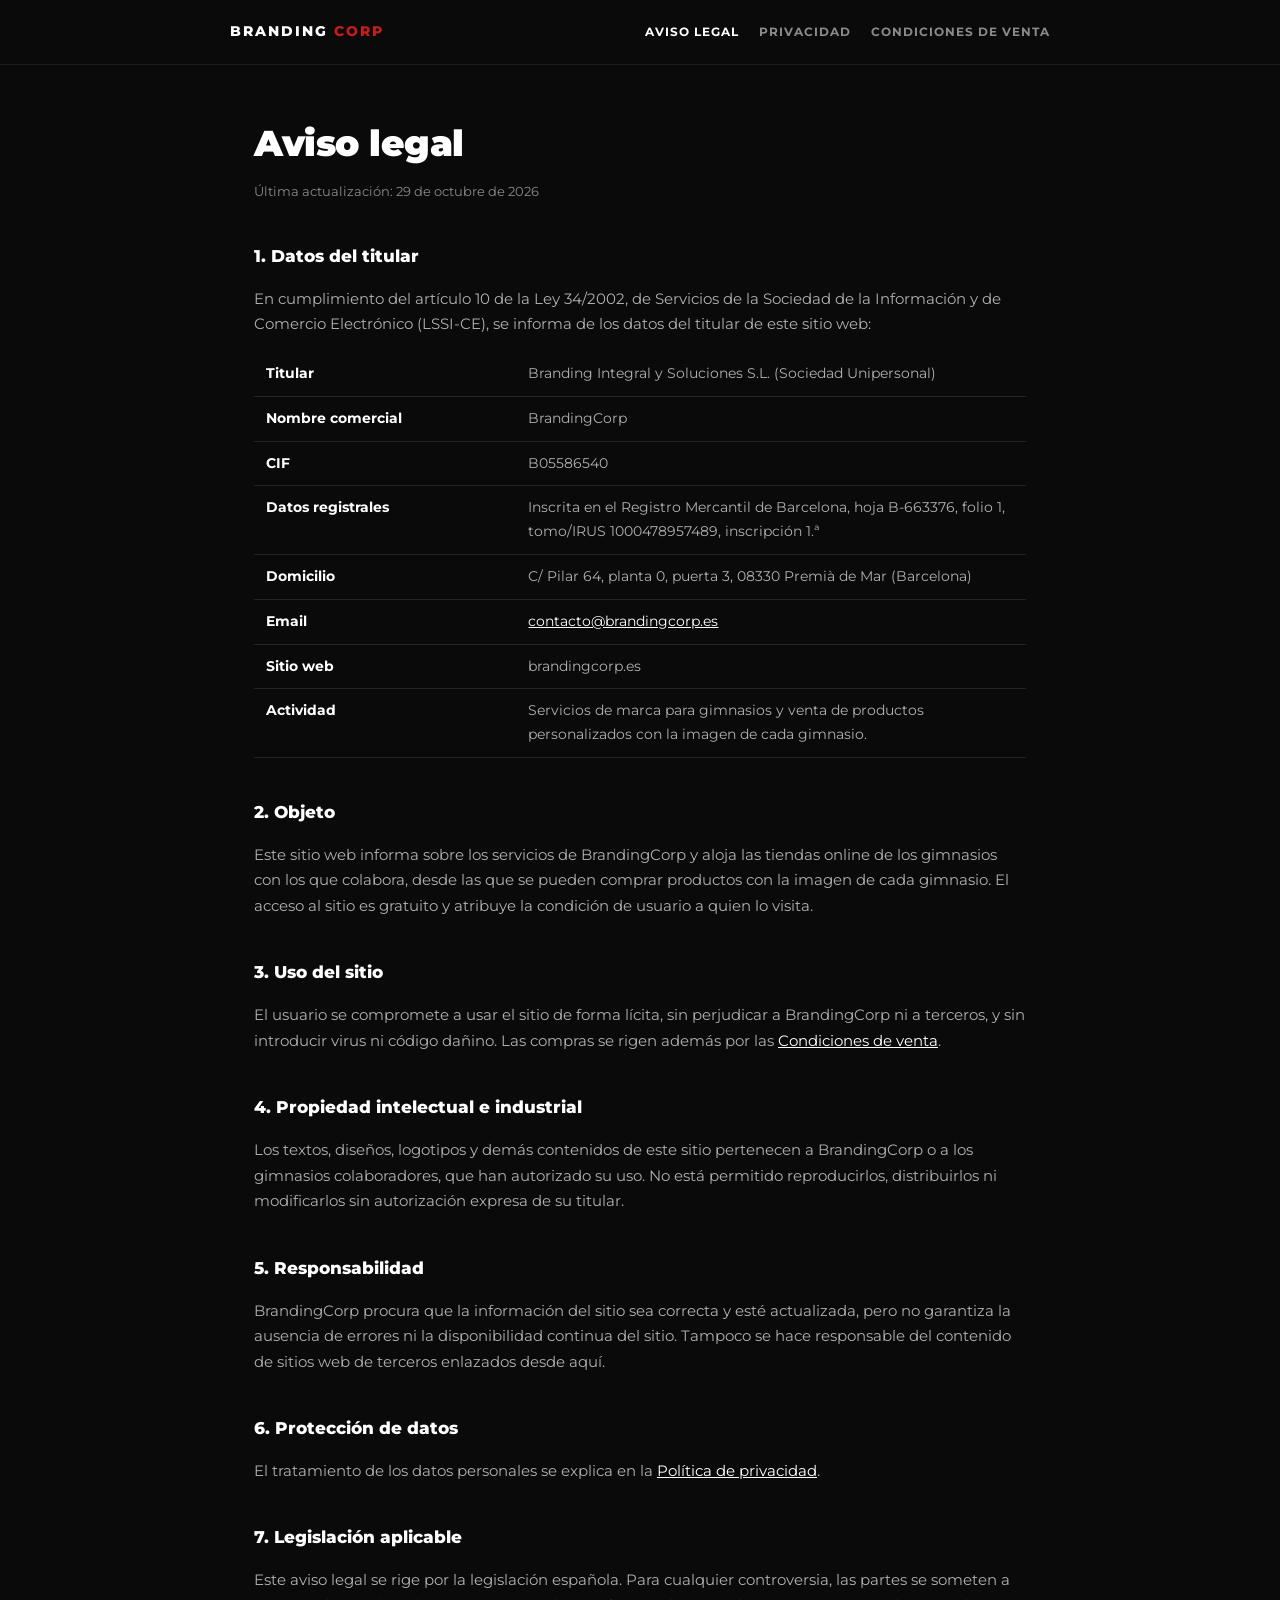
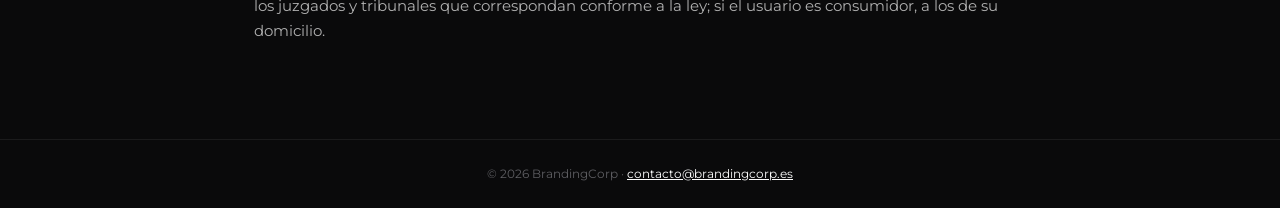
<file: legal/aviso-legal.html>
<!DOCTYPE html>
<html lang="es">
<head>
<meta charset="utf-8">
<meta name="viewport" content="width=device-width, initial-scale=1">
<title>Aviso legal — BrandingCorp</title>
<link href="https://fonts.googleapis.com/css2?family=Montserrat:wght@400;600;700;800;900&display=swap" rel="stylesheet">
<link rel="stylesheet" href="/legal/legal.css">
</head>
<body>
<nav class="legal-nav"><div class="legal-nav-inner">
  <a class="legal-brand" href="/">BRANDING <span>CORP</span></a>
  <div class="legal-tabs">
    <a href="/legal/aviso-legal.html" aria-current="page">AVISO LEGAL</a>
    <a href="/legal/privacidad.html">PRIVACIDAD</a>
    <a href="/legal/condiciones-venta.html">CONDICIONES DE VENTA</a>
  </div>
</div></nav>

<main>
  <h1>Aviso legal</h1>
  <p class="updated">Última actualización: 29 de octubre de 2026</p>

  <h2>1. Datos del titular</h2>
  <p>En cumplimiento del artículo 10 de la Ley 34/2002, de Servicios de la Sociedad de la Información y de Comercio Electrónico (LSSI-CE), se informa de los datos del titular de este sitio web:</p>
  <table>
    <tr><th>Titular</th><td>Branding Integral y Soluciones S.L. (Sociedad Unipersonal)</td></tr>
    <tr><th>Nombre comercial</th><td>BrandingCorp</td></tr>
    <tr><th>CIF</th><td>B05586540</td></tr>
    <tr><th>Datos registrales</th><td>Inscrita en el Registro Mercantil de Barcelona, hoja B-663376, folio 1, tomo/IRUS 1000478957489, inscripción 1.ª</td></tr>
    <tr><th>Domicilio</th><td>C/ Pilar 64, planta 0, puerta 3, 08330 Premià de Mar (Barcelona)</td></tr>
    <tr><th>Email</th><td><a href="mailto:contacto@brandingcorp.es">contacto@brandingcorp.es</a></td></tr>
    <tr><th>Sitio web</th><td>brandingcorp.es</td></tr>
    <tr><th>Actividad</th><td>Servicios de marca para gimnasios y venta de productos personalizados con la imagen de cada gimnasio.</td></tr>
  </table>

  <h2>2. Objeto</h2>
  <p>Este sitio web informa sobre los servicios de BrandingCorp y aloja las tiendas online de los gimnasios con los que colabora, desde las que se pueden comprar productos con la imagen de cada gimnasio. El acceso al sitio es gratuito y atribuye la condición de usuario a quien lo visita.</p>

  <h2>3. Uso del sitio</h2>
  <p>El usuario se compromete a usar el sitio de forma lícita, sin perjudicar a BrandingCorp ni a terceros, y sin introducir virus ni código dañino. Las compras se rigen además por las <a href="/legal/condiciones-venta.html">Condiciones de venta</a>.</p>

  <h2>4. Propiedad intelectual e industrial</h2>
  <p>Los textos, diseños, logotipos y demás contenidos de este sitio pertenecen a BrandingCorp o a los gimnasios colaboradores, que han autorizado su uso. No está permitido reproducirlos, distribuirlos ni modificarlos sin autorización expresa de su titular.</p>

  <h2>5. Responsabilidad</h2>
  <p>BrandingCorp procura que la información del sitio sea correcta y esté actualizada, pero no garantiza la ausencia de errores ni la disponibilidad continua del sitio. Tampoco se hace responsable del contenido de sitios web de terceros enlazados desde aquí.</p>

  <h2>6. Protección de datos</h2>
  <p>El tratamiento de los datos personales se explica en la <a href="/legal/privacidad.html">Política de privacidad</a>.</p>

  <h2>7. Legislación aplicable</h2>
  <p>Este aviso legal se rige por la legislación española. Para cualquier controversia, las partes se someten a los juzgados y tribunales que correspondan conforme a la ley; si el usuario es consumidor, a los de su domicilio.</p>
</main>

<footer>© 2026 BrandingCorp · <a href="mailto:contacto@brandingcorp.es">contacto@brandingcorp.es</a></footer>
</body>
</html>
</file>
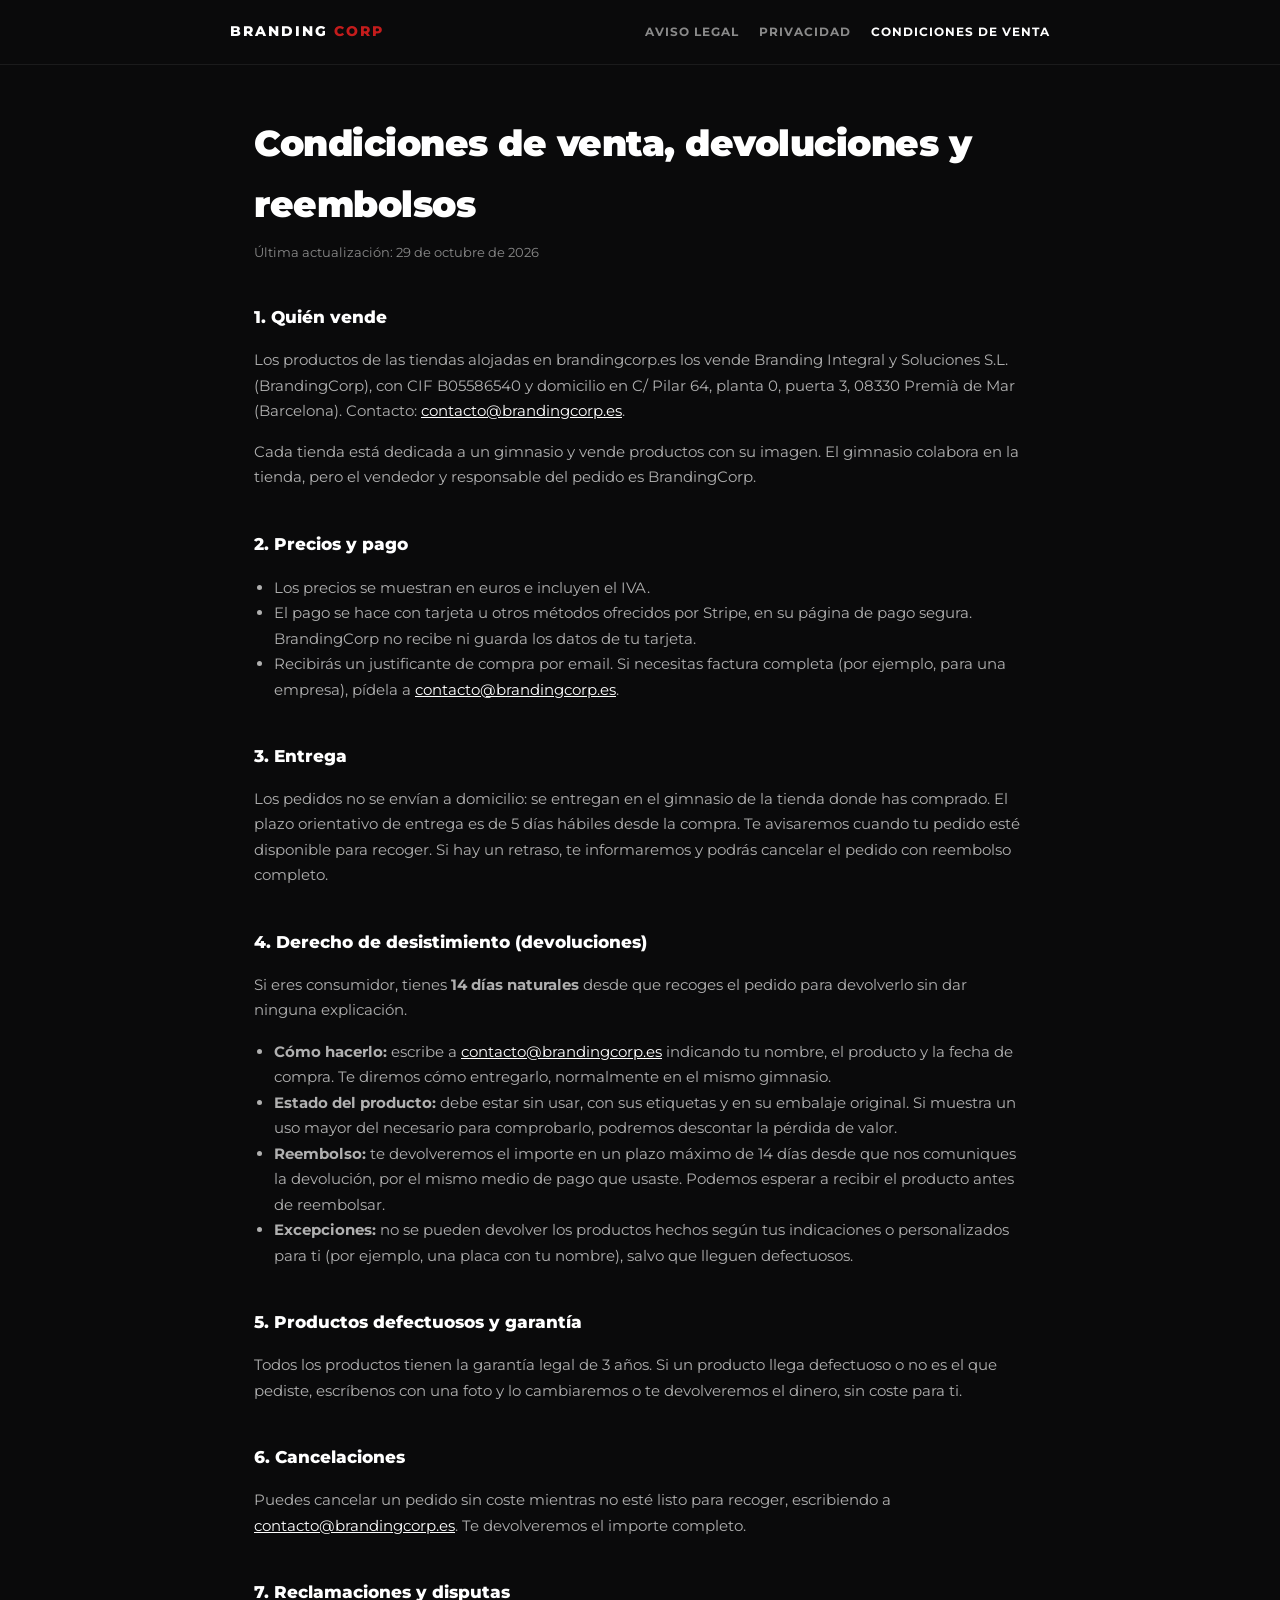
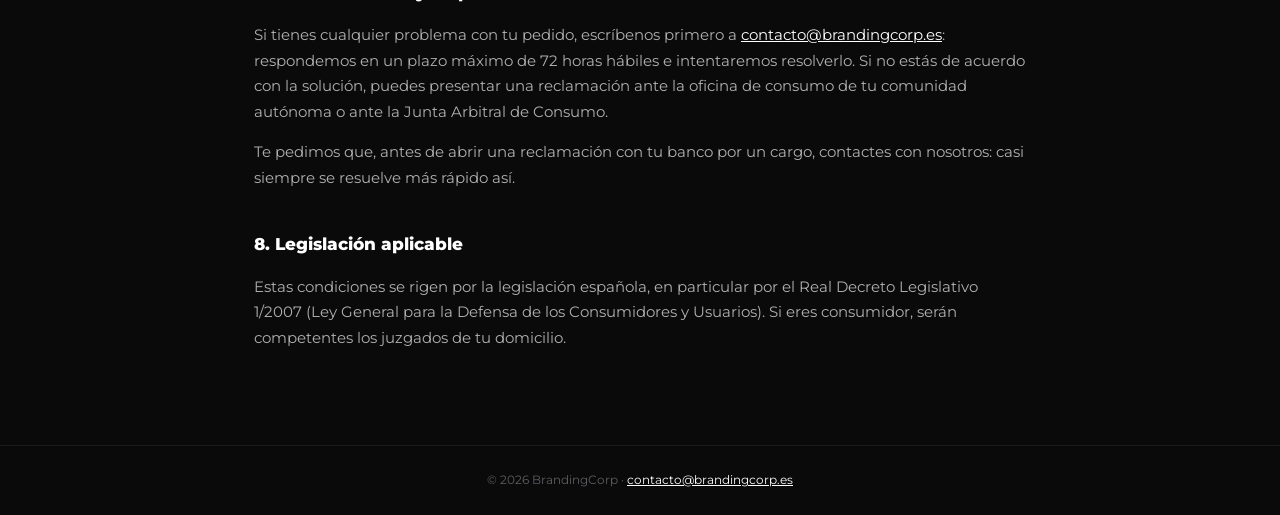
<file: legal/condiciones-venta.html>
<!DOCTYPE html>
<html lang="es">
<head>
<meta charset="utf-8">
<meta name="viewport" content="width=device-width, initial-scale=1">
<title>Condiciones de venta — BrandingCorp</title>
<link href="https://fonts.googleapis.com/css2?family=Montserrat:wght@400;600;700;800;900&display=swap" rel="stylesheet">
<link rel="stylesheet" href="/legal/legal.css">
</head>
<body>
<nav class="legal-nav"><div class="legal-nav-inner">
  <a class="legal-brand" href="/">BRANDING <span>CORP</span></a>
  <div class="legal-tabs">
    <a href="/legal/aviso-legal.html">AVISO LEGAL</a>
    <a href="/legal/privacidad.html">PRIVACIDAD</a>
    <a href="/legal/condiciones-venta.html" aria-current="page">CONDICIONES DE VENTA</a>
  </div>
</div></nav>

<main>
  <h1>Condiciones de venta, devoluciones y reembolsos</h1>
  <p class="updated">Última actualización: 29 de octubre de 2026</p>

  <h2>1. Quién vende</h2>
  <p>Los productos de las tiendas alojadas en brandingcorp.es los vende Branding Integral y Soluciones S.L. (BrandingCorp), con CIF B05586540 y domicilio en C/ Pilar 64, planta 0, puerta 3, 08330 Premià de Mar (Barcelona). Contacto: <a href="mailto:contacto@brandingcorp.es">contacto@brandingcorp.es</a>.</p>
  <p>Cada tienda está dedicada a un gimnasio y vende productos con su imagen. El gimnasio colabora en la tienda, pero el vendedor y responsable del pedido es BrandingCorp.</p>

  <h2>2. Precios y pago</h2>
  <ul>
    <li>Los precios se muestran en euros e incluyen el IVA.</li>
    <li>El pago se hace con tarjeta u otros métodos ofrecidos por Stripe, en su página de pago segura. BrandingCorp no recibe ni guarda los datos de tu tarjeta.</li>
    <li>Recibirás un justificante de compra por email. Si necesitas factura completa (por ejemplo, para una empresa), pídela a <a href="mailto:contacto@brandingcorp.es">contacto@brandingcorp.es</a>.</li>
  </ul>

  <h2>3. Entrega</h2>
  <p>Los pedidos no se envían a domicilio: se entregan en el gimnasio de la tienda donde has comprado. El plazo orientativo de entrega es de 5 días hábiles desde la compra. Te avisaremos cuando tu pedido esté disponible para recoger. Si hay un retraso, te informaremos y podrás cancelar el pedido con reembolso completo.</p>

  <h2>4. Derecho de desistimiento (devoluciones)</h2>
  <p>Si eres consumidor, tienes <strong>14 días naturales</strong> desde que recoges el pedido para devolverlo sin dar ninguna explicación.</p>
  <ul>
    <li><strong>Cómo hacerlo:</strong> escribe a <a href="mailto:contacto@brandingcorp.es">contacto@brandingcorp.es</a> indicando tu nombre, el producto y la fecha de compra. Te diremos cómo entregarlo, normalmente en el mismo gimnasio.</li>
    <li><strong>Estado del producto:</strong> debe estar sin usar, con sus etiquetas y en su embalaje original. Si muestra un uso mayor del necesario para comprobarlo, podremos descontar la pérdida de valor.</li>
    <li><strong>Reembolso:</strong> te devolveremos el importe en un plazo máximo de 14 días desde que nos comuniques la devolución, por el mismo medio de pago que usaste. Podemos esperar a recibir el producto antes de reembolsar.</li>
    <li><strong>Excepciones:</strong> no se pueden devolver los productos hechos según tus indicaciones o personalizados para ti (por ejemplo, una placa con tu nombre), salvo que lleguen defectuosos.</li>
  </ul>

  <h2>5. Productos defectuosos y garantía</h2>
  <p>Todos los productos tienen la garantía legal de 3 años. Si un producto llega defectuoso o no es el que pediste, escríbenos con una foto y lo cambiaremos o te devolveremos el dinero, sin coste para ti.</p>

  <h2>6. Cancelaciones</h2>
  <p>Puedes cancelar un pedido sin coste mientras no esté listo para recoger, escribiendo a <a href="mailto:contacto@brandingcorp.es">contacto@brandingcorp.es</a>. Te devolveremos el importe completo.</p>

  <h2>7. Reclamaciones y disputas</h2>
  <p>Si tienes cualquier problema con tu pedido, escríbenos primero a <a href="mailto:contacto@brandingcorp.es">contacto@brandingcorp.es</a>: respondemos en un plazo máximo de 72 horas hábiles e intentaremos resolverlo. Si no estás de acuerdo con la solución, puedes presentar una reclamación ante la oficina de consumo de tu comunidad autónoma o ante la Junta Arbitral de Consumo.</p>
  <p>Te pedimos que, antes de abrir una reclamación con tu banco por un cargo, contactes con nosotros: casi siempre se resuelve más rápido así.</p>

  <h2>8. Legislación aplicable</h2>
  <p>Estas condiciones se rigen por la legislación española, en particular por el Real Decreto Legislativo 1/2007 (Ley General para la Defensa de los Consumidores y Usuarios). Si eres consumidor, serán competentes los juzgados de tu domicilio.</p>
</main>

<footer>© 2026 BrandingCorp · <a href="mailto:contacto@brandingcorp.es">contacto@brandingcorp.es</a></footer>
</body>
</html>
</file>
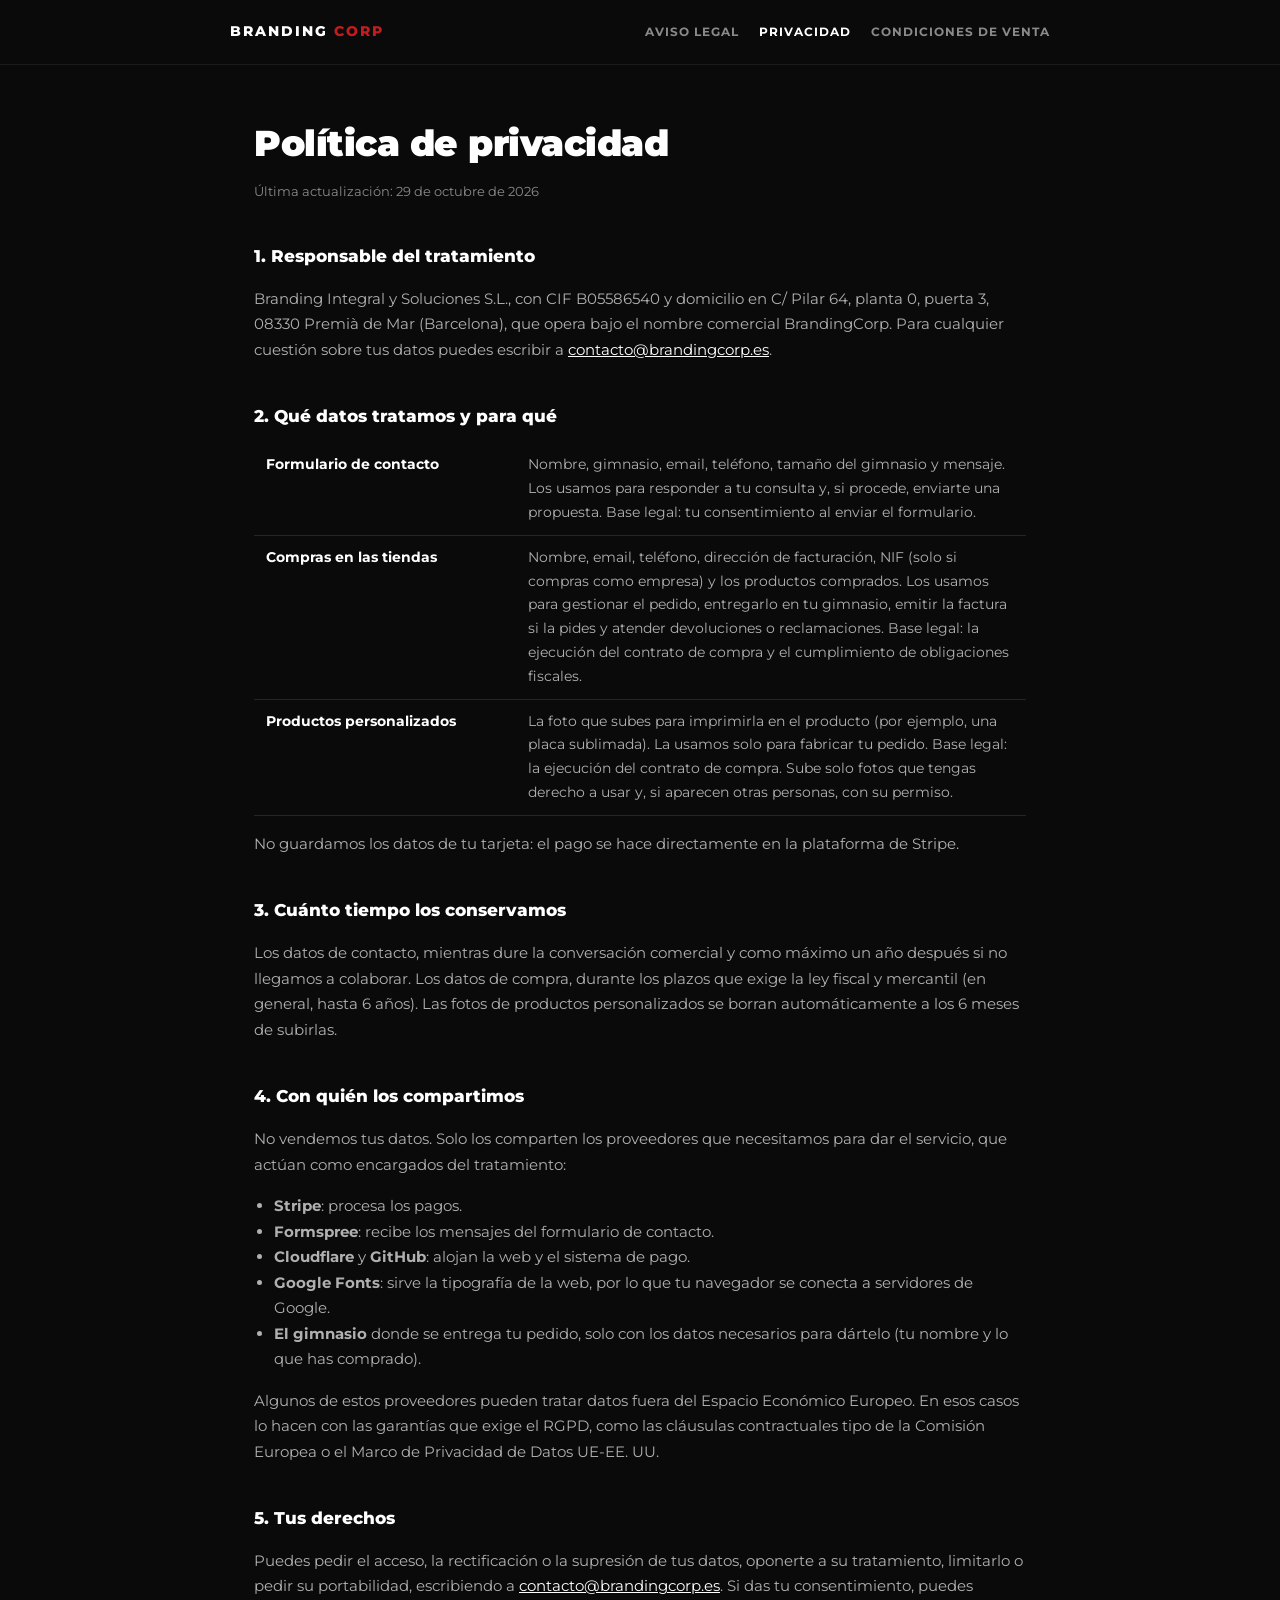
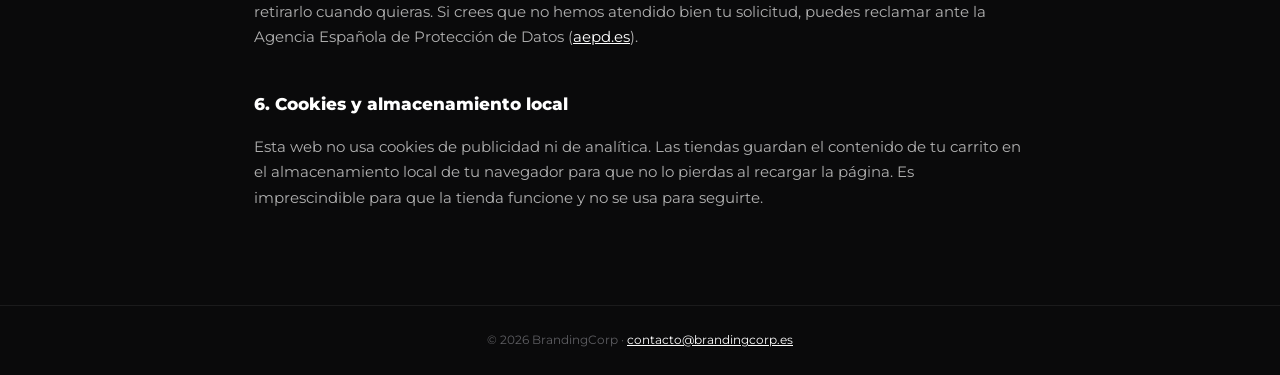
<file: legal/privacidad.html>
<!DOCTYPE html>
<html lang="es">
<head>
<meta charset="utf-8">
<meta name="viewport" content="width=device-width, initial-scale=1">
<title>Privacidad — BrandingCorp</title>
<link href="https://fonts.googleapis.com/css2?family=Montserrat:wght@400;600;700;800;900&display=swap" rel="stylesheet">
<link rel="stylesheet" href="/legal/legal.css">
</head>
<body>
<nav class="legal-nav"><div class="legal-nav-inner">
  <a class="legal-brand" href="/">BRANDING <span>CORP</span></a>
  <div class="legal-tabs">
    <a href="/legal/aviso-legal.html">AVISO LEGAL</a>
    <a href="/legal/privacidad.html" aria-current="page">PRIVACIDAD</a>
    <a href="/legal/condiciones-venta.html">CONDICIONES DE VENTA</a>
  </div>
</div></nav>

<main>
  <h1>Política de privacidad</h1>
  <p class="updated">Última actualización: 29 de octubre de 2026</p>

  <h2>1. Responsable del tratamiento</h2>
  <p>Branding Integral y Soluciones S.L., con CIF B05586540 y domicilio en C/ Pilar 64, planta 0, puerta 3, 08330 Premià de Mar (Barcelona), que opera bajo el nombre comercial BrandingCorp. Para cualquier cuestión sobre tus datos puedes escribir a <a href="mailto:contacto@brandingcorp.es">contacto@brandingcorp.es</a>.</p>

  <h2>2. Qué datos tratamos y para qué</h2>
  <table>
    <tr><th>Formulario de contacto</th><td>Nombre, gimnasio, email, teléfono, tamaño del gimnasio y mensaje. Los usamos para responder a tu consulta y, si procede, enviarte una propuesta. Base legal: tu consentimiento al enviar el formulario.</td></tr>
    <tr><th>Compras en las tiendas</th><td>Nombre, email, teléfono, dirección de facturación, NIF (solo si compras como empresa) y los productos comprados. Los usamos para gestionar el pedido, entregarlo en tu gimnasio, emitir la factura si la pides y atender devoluciones o reclamaciones. Base legal: la ejecución del contrato de compra y el cumplimiento de obligaciones fiscales.</td></tr>
    <tr><th>Productos personalizados</th><td>La foto que subes para imprimirla en el producto (por ejemplo, una placa sublimada). La usamos solo para fabricar tu pedido. Base legal: la ejecución del contrato de compra. Sube solo fotos que tengas derecho a usar y, si aparecen otras personas, con su permiso.</td></tr>
  </table>
  <p>No guardamos los datos de tu tarjeta: el pago se hace directamente en la plataforma de Stripe.</p>

  <h2>3. Cuánto tiempo los conservamos</h2>
  <p>Los datos de contacto, mientras dure la conversación comercial y como máximo un año después si no llegamos a colaborar. Los datos de compra, durante los plazos que exige la ley fiscal y mercantil (en general, hasta 6 años). Las fotos de productos personalizados se borran automáticamente a los 6 meses de subirlas.</p>

  <h2>4. Con quién los compartimos</h2>
  <p>No vendemos tus datos. Solo los comparten los proveedores que necesitamos para dar el servicio, que actúan como encargados del tratamiento:</p>
  <ul>
    <li><strong>Stripe</strong>: procesa los pagos.</li>
    <li><strong>Formspree</strong>: recibe los mensajes del formulario de contacto.</li>
    <li><strong>Cloudflare</strong> y <strong>GitHub</strong>: alojan la web y el sistema de pago.</li>
    <li><strong>Google Fonts</strong>: sirve la tipografía de la web, por lo que tu navegador se conecta a servidores de Google.</li>
    <li><strong>El gimnasio</strong> donde se entrega tu pedido, solo con los datos necesarios para dártelo (tu nombre y lo que has comprado).</li>
  </ul>
  <p>Algunos de estos proveedores pueden tratar datos fuera del Espacio Económico Europeo. En esos casos lo hacen con las garantías que exige el RGPD, como las cláusulas contractuales tipo de la Comisión Europea o el Marco de Privacidad de Datos UE-EE. UU.</p>

  <h2>5. Tus derechos</h2>
  <p>Puedes pedir el acceso, la rectificación o la supresión de tus datos, oponerte a su tratamiento, limitarlo o pedir su portabilidad, escribiendo a <a href="mailto:contacto@brandingcorp.es">contacto@brandingcorp.es</a>. Si das tu consentimiento, puedes retirarlo cuando quieras. Si crees que no hemos atendido bien tu solicitud, puedes reclamar ante la Agencia Española de Protección de Datos (<a href="https://www.aepd.es" target="_blank" rel="noopener">aepd.es</a>).</p>

  <h2>6. Cookies y almacenamiento local</h2>
  <p>Esta web no usa cookies de publicidad ni de analítica. Las tiendas guardan el contenido de tu carrito en el almacenamiento local de tu navegador para que no lo pierdas al recargar la página. Es imprescindible para que la tienda funcione y no se usa para seguirte.</p>
</main>

<footer>© 2026 BrandingCorp · <a href="mailto:contacto@brandingcorp.es">contacto@brandingcorp.es</a></footer>
</body>
</html>
</file>
<file: legal/legal.css>
*{box-sizing:border-box;}
body{margin:0;background:#0A0A0B;font-family:Montserrat,system-ui,sans-serif;color:#E0E0E0;line-height:1.7;}
a{color:#fff;}
.legal-nav{border-bottom:1px solid rgba(255,255,255,0.07);padding:20px 24px;}
.legal-nav-inner{max-width:820px;margin:0 auto;display:flex;flex-wrap:wrap;gap:12px 24px;align-items:center;justify-content:space-between;}
.legal-brand{color:#fff;text-decoration:none;font-weight:800;letter-spacing:2px;font-size:14px;}
.legal-brand span{color:#C41C1C;}
.legal-tabs{display:flex;flex-wrap:wrap;gap:8px 20px;}
.legal-tabs a{color:#8A8A8A;text-decoration:none;font-size:12px;font-weight:700;letter-spacing:1px;}
.legal-tabs a:hover,.legal-tabs a[aria-current]{color:#fff;}
main{max-width:820px;margin:0 auto;padding:48px 24px 80px;}
h1{font-size:clamp(26px,5vw,36px);font-weight:900;color:#fff;margin:0 0 6px;letter-spacing:-0.5px;}
.updated{color:#8A8A8A;font-size:13px;margin:0 0 40px;}
h2{font-size:17px;font-weight:800;color:#fff;margin:40px 0 10px;}
p,li{font-size:15px;color:#B0B0B0;}
ul{padding-left:20px;}
table{width:100%;border-collapse:collapse;margin:12px 0;font-size:14px;}
th,td{text-align:left;padding:10px 12px;border-bottom:1px solid #252525;vertical-align:top;color:#B0B0B0;}
th{color:#fff;font-weight:700;width:34%;}
.todo{background:#C41C1C;color:#fff;padding:1px 6px;border-radius:3px;font-weight:700;}
footer{border-top:1px solid rgba(255,255,255,0.07);padding:24px;text-align:center;font-size:12px;color:#5E5E62;}
</file>
